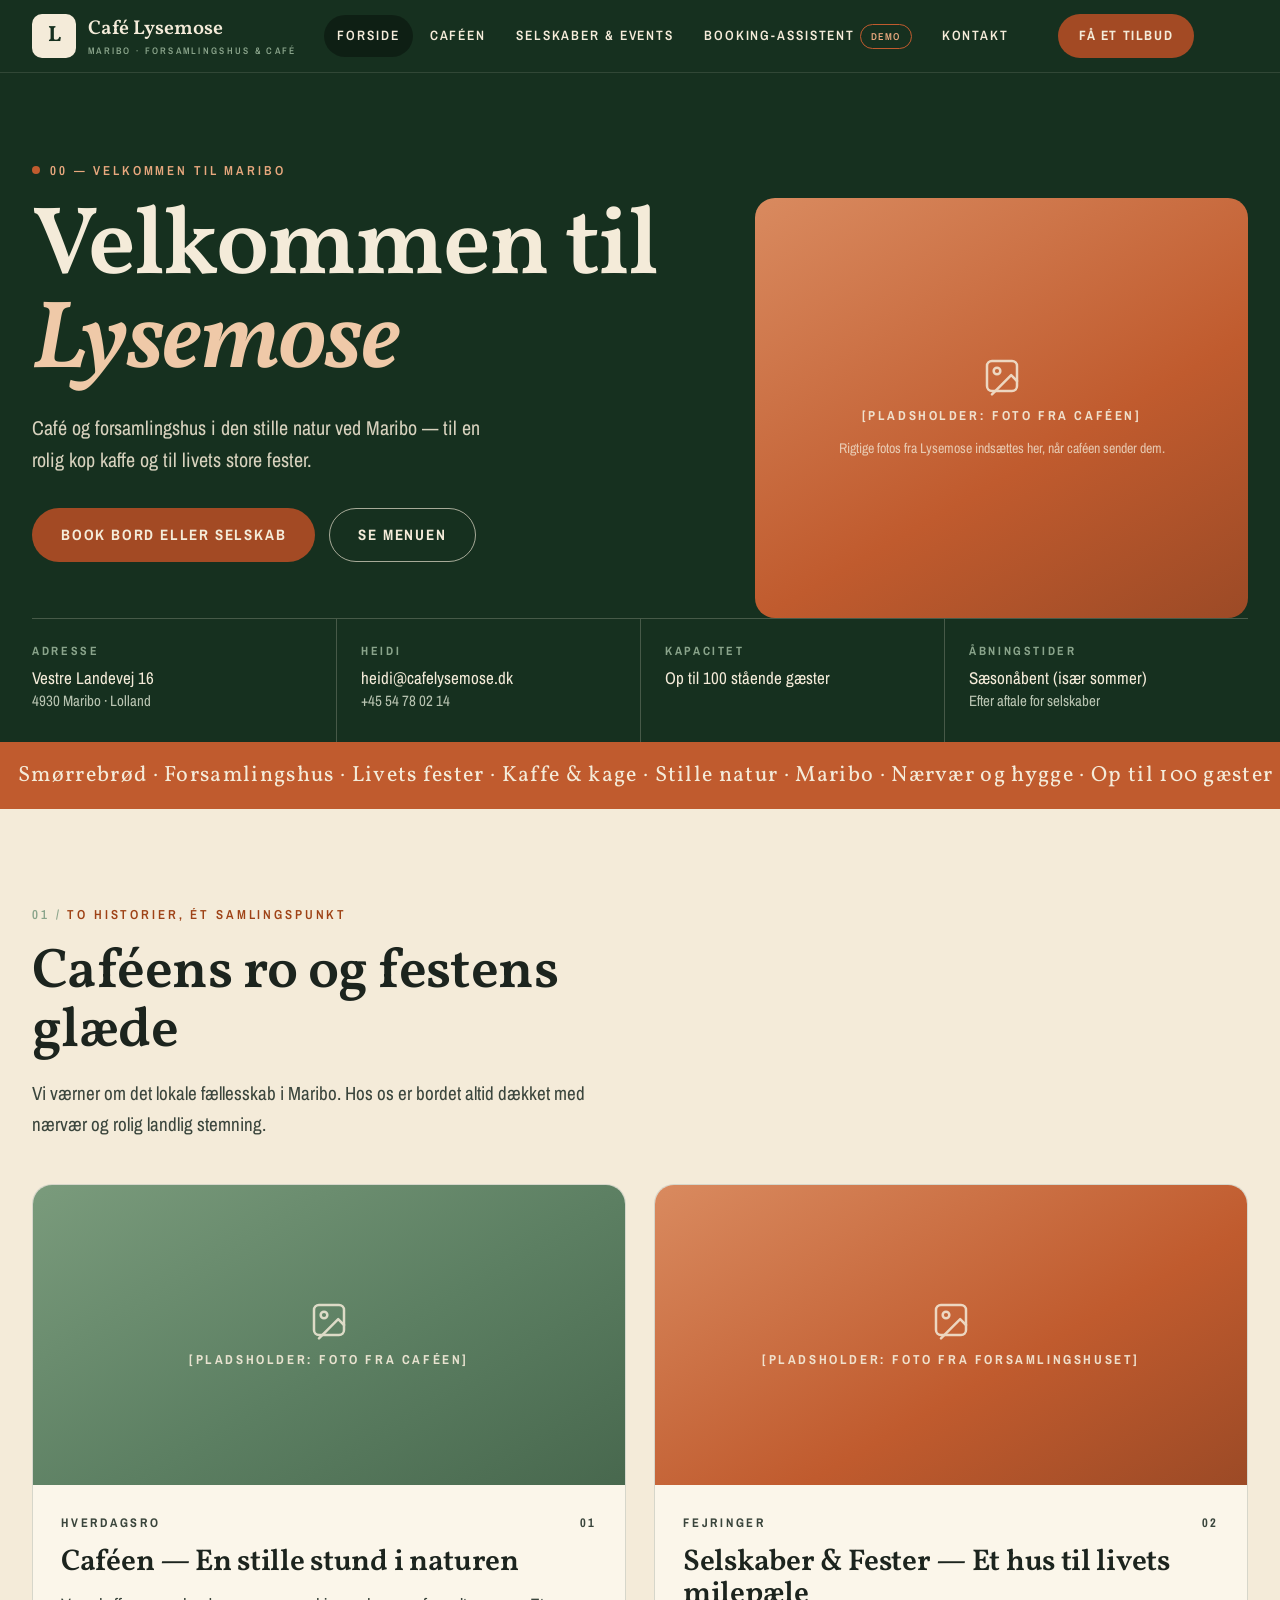
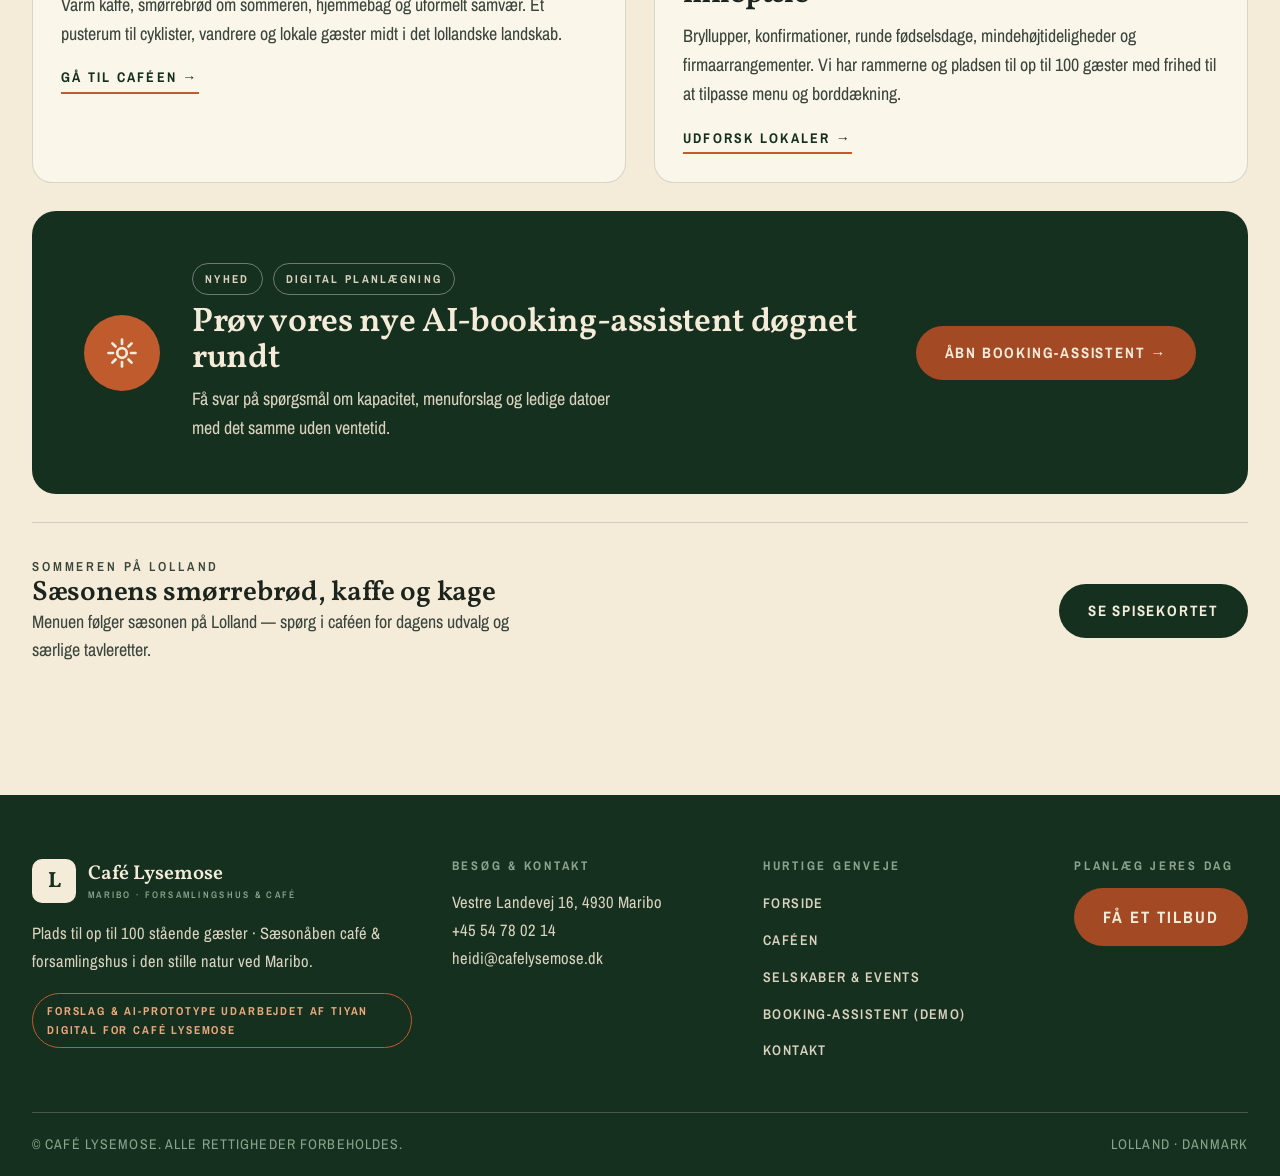
<file: index.html>
<!DOCTYPE html>
<html lang="da">
<head>
<meta charset="utf-8">
<meta name="viewport" content="width=device-width, initial-scale=1">
<title>Café Lysemose — Café &amp; forsamlingshus i Maribo | Forside</title>
<meta name="description" content="Café Lysemose i Maribo på Lolland — café og forsamlingshus i den stille natur. Smørrebrød, kaffe og kage om sommeren og plads til livets store fester.">
<meta property="og:title" content="Café Lysemose — Café &amp; forsamlingshus i Maribo">
<meta property="og:description" content="Café og forsamlingshus i den stille natur ved Maribo — til en rolig kop kaffe og til livets store fester.">
<link rel="stylesheet" href="style.css">
</head>
<body>
<header class="site-nav">
  <div class="nav-inner">
    <a class="brand" href="index.html"><span class="brand-mark" aria-hidden="true">L</span><span><span class="brand-name">Café Lysemose</span><span class="brand-sub">Maribo · Forsamlingshus &amp; Café</span></span></a>
    <button class="nav-toggle" type="button" aria-expanded="false" aria-label="Åbn menu"><svg viewBox="0 0 24 24" fill="none" stroke="currentColor" stroke-width="2" stroke-linecap="round" aria-hidden="true"><path d="M4 7h16M4 12h16M4 17h16"/></svg></button>
    <nav aria-label="Hovedmenu">
      <ul class="nav-links">
        <li><a href="index.html" aria-current="page">Forside</a></li>
        <li><a href="cafeen.html">Caféen</a></li>
        <li><a href="selskaber.html">Selskaber &amp; Events</a></li>
        <li><a href="booking-assistent.html">Booking-assistent <span class="demo-chip">Demo</span></a></li>
        <li><a href="kontakt.html">Kontakt</a></li>
      </ul>
    </nav>
    <a class="btn btn-primary nav-cta" href="kontakt.html">Få et tilbud</a>
  </div>
</header>

<main>
  <section class="hero">
    <div class="wrap">
      <div class="hero-grid">
        <div>
          <p class="eyebrow on-dark">00 — Velkommen til Maribo</p>
          <h1>Velkommen til <em>Lysemose</em></h1>
          <p class="hero-sub">Café og forsamlingshus i den stille natur ved Maribo — til en rolig kop kaffe og til livets store fester.</p>
          <div class="hero-ctas">
            <a class="btn btn-primary" href="booking-assistent.html">Book bord eller selskab</a>
            <a class="btn btn-ghost" href="cafeen.html">Se menuen</a>
          </div>
        </div>
        <div class="ph warm tall hero-visual" role="img" aria-label="Pladsholder for foto fra caféen">
          <svg viewBox="0 0 24 24" fill="none" stroke="currentColor" stroke-width="1.5" stroke-linecap="round" stroke-linejoin="round" aria-hidden="true"><rect x="3" y="3" width="18" height="18" rx="3"/><circle cx="9" cy="9" r="2"/><path d="m21 15-3.5-3.5L6 23"/></svg>
          <span class="ph-label">[Pladsholder: foto fra caféen]</span>
          <span class="ph-note">Rigtige fotos fra Lysemose indsættes her, når caféen sender dem.</span>
        </div>
      </div>
      <div class="info-strip">
        <div><h3>Adresse</h3><p>Vestre Landevej 16<small>4930 Maribo · Lolland</small></p></div>
        <div><h3>Heidi</h3><p>heidi@cafelysemose.dk<small>+45 54 78 02 14</small></p></div>
        <div><h3>Kapacitet</h3><p>Op til 100 stående gæster</p></div>
        <div><h3>Åbningstider</h3><p>Sæsonåbent (især sommer)<small>Efter aftale for selskaber</small></p></div>
      </div>
    </div>
  </section>

  <div class="marquee" aria-hidden="true"><div class="marquee-track"><span>Smørrebrød · Forsamlingshus · Livets fester · Kaffe &amp; kage · Stille natur · Maribo · Nærvær og hygge · Op til 100 gæster ·&nbsp;</span><span>Smørrebrød · Forsamlingshus · Livets fester · Kaffe &amp; kage · Stille natur · Maribo · Nærvær og hygge · Op til 100 gæster ·&nbsp;</span></div></div>

  <section class="section section-cream">
    <div class="wrap">
      <p class="sec-label"><span class="num">01 /</span> To historier, ét samlingspunkt</p>
      <h2 class="big">Caféens ro og festens glæde</h2>
      <p class="lede">Vi værner om det lokale fællesskab i Maribo. Hos os er bordet altid dækket med nærvær og rolig landlig stemning.</p>
      <div class="story-grid">
        <article class="story-card reveal">
          <div class="ph med" role="img" aria-label="Pladsholder for foto fra caféen">
            <svg viewBox="0 0 24 24" fill="none" stroke="currentColor" stroke-width="1.5" stroke-linecap="round" stroke-linejoin="round" aria-hidden="true"><rect x="3" y="3" width="18" height="18" rx="3"/><circle cx="9" cy="9" r="2"/><path d="m21 15-3.5-3.5L6 23"/></svg>
            <span class="ph-label">[Pladsholder: foto fra caféen]</span>
          </div>
          <div class="story-body">
            <p class="story-kicker"><span>Hverdagsro</span><span>01</span></p>
            <h3>Caféen — En stille stund i naturen</h3>
            <p>Varm kaffe, smørrebrød om sommeren, hjemmebag og uformelt samvær. Et pusterum til cyklister, vandrere og lokale gæster midt i det lollandske landskab.</p>
            <a class="text-link" href="cafeen.html">Gå til caféen →</a>
          </div>
        </article>
        <article class="story-card reveal">
          <div class="ph warm med" role="img" aria-label="Pladsholder for foto fra forsamlingshuset">
            <svg viewBox="0 0 24 24" fill="none" stroke="currentColor" stroke-width="1.5" stroke-linecap="round" stroke-linejoin="round" aria-hidden="true"><rect x="3" y="3" width="18" height="18" rx="3"/><circle cx="9" cy="9" r="2"/><path d="m21 15-3.5-3.5L6 23"/></svg>
            <span class="ph-label">[Pladsholder: foto fra forsamlingshuset]</span>
          </div>
          <div class="story-body">
            <p class="story-kicker"><span>Fejringer</span><span>02</span></p>
            <h3>Selskaber &amp; Fester — Et hus til livets milepæle</h3>
            <p>Bryllupper, konfirmationer, runde fødselsdage, mindehøjtideligheder og firmaarrangementer. Vi har rammerne og pladsen til op til 100 gæster med frihed til at tilpasse menu og borddækning.</p>
            <a class="text-link" href="selskaber.html">Udforsk lokaler →</a>
          </div>
        </article>
      </div>

      <div class="ai-banner reveal">
        <div class="ai-icon" aria-hidden="true"><svg viewBox="0 0 24 24" fill="none" stroke="currentColor" stroke-width="1.8" stroke-linecap="round" stroke-linejoin="round"><path d="M12 3v3M12 18v3M3 12h3M18 12h3M5.6 5.6l2.1 2.1M16.3 16.3l2.1 2.1M18.4 5.6l-2.1 2.1M7.7 16.3l-2.1 2.1"/><circle cx="12" cy="12" r="3.2"/></svg></div>
        <div>
          <p class="ai-tags"><span class="tag">Nyhed</span><span class="tag">Digital planlægning</span></p>
          <h3>Prøv vores nye AI-booking-assistent døgnet rundt</h3>
          <p>Få svar på spørgsmål om kapacitet, menuforslag og ledige datoer med det samme uden ventetid.</p>
        </div>
        <a class="btn btn-primary" href="booking-assistent.html">Åbn booking-assistent →</a>
      </div>

      <div class="season-band reveal">
        <div>
          <p class="sec-label">Sommeren på Lolland</p>
          <h3>Sæsonens smørrebrød, kaffe og kage</h3>
          <p>Menuen følger sæsonen på Lolland — spørg i caféen for dagens udvalg og særlige tavleretter.</p>
        </div>
        <a class="btn btn-dark" href="cafeen.html">Se spisekortet</a>
      </div>
    </div>
  </section>
</main>

<footer class="site-footer">
  <div class="wrap">
    <div class="foot-grid">
      <div>
        <a class="brand" href="index.html"><span class="brand-mark" aria-hidden="true">L</span><span><span class="brand-name">Café Lysemose</span><span class="brand-sub">Maribo · Forsamlingshus &amp; Café</span></span></a>
        <p style="margin-top:16px">Plads til op til 100 stående gæster · Sæsonåben café &amp; forsamlingshus i den stille natur ved Maribo.</p>
        <span class="foot-chip">Forslag &amp; AI-prototype udarbejdet af Tiyan Digital for Café Lysemose</span>
      </div>
      <div>
        <h3>Besøg &amp; kontakt</h3>
        <p>Vestre Landevej 16, 4930 Maribo<br><a href="tel:+4554780214">+45 54 78 02 14</a><br><a href="mailto:heidi@cafelysemose.dk">heidi@cafelysemose.dk</a></p>
      </div>
      <div>
        <h3>Hurtige genveje</h3>
        <ul class="foot-links">
          <li><a href="index.html">Forside</a></li>
          <li><a href="cafeen.html">Caféen</a></li>
          <li><a href="selskaber.html">Selskaber &amp; Events</a></li>
          <li><a href="booking-assistent.html">Booking-assistent (Demo)</a></li>
          <li><a href="kontakt.html">Kontakt</a></li>
        </ul>
      </div>
      <div>
        <h3>Planlæg jeres dag</h3>
        <a class="btn btn-primary" href="kontakt.html">Få et tilbud</a>
      </div>
    </div>
    <div class="foot-bottom"><span>© Café Lysemose. Alle rettigheder forbeholdes.</span><span>Lolland · Danmark</span></div>
  </div>
</footer>
<script src="app.js"></script>
</body>
</html>
</file>
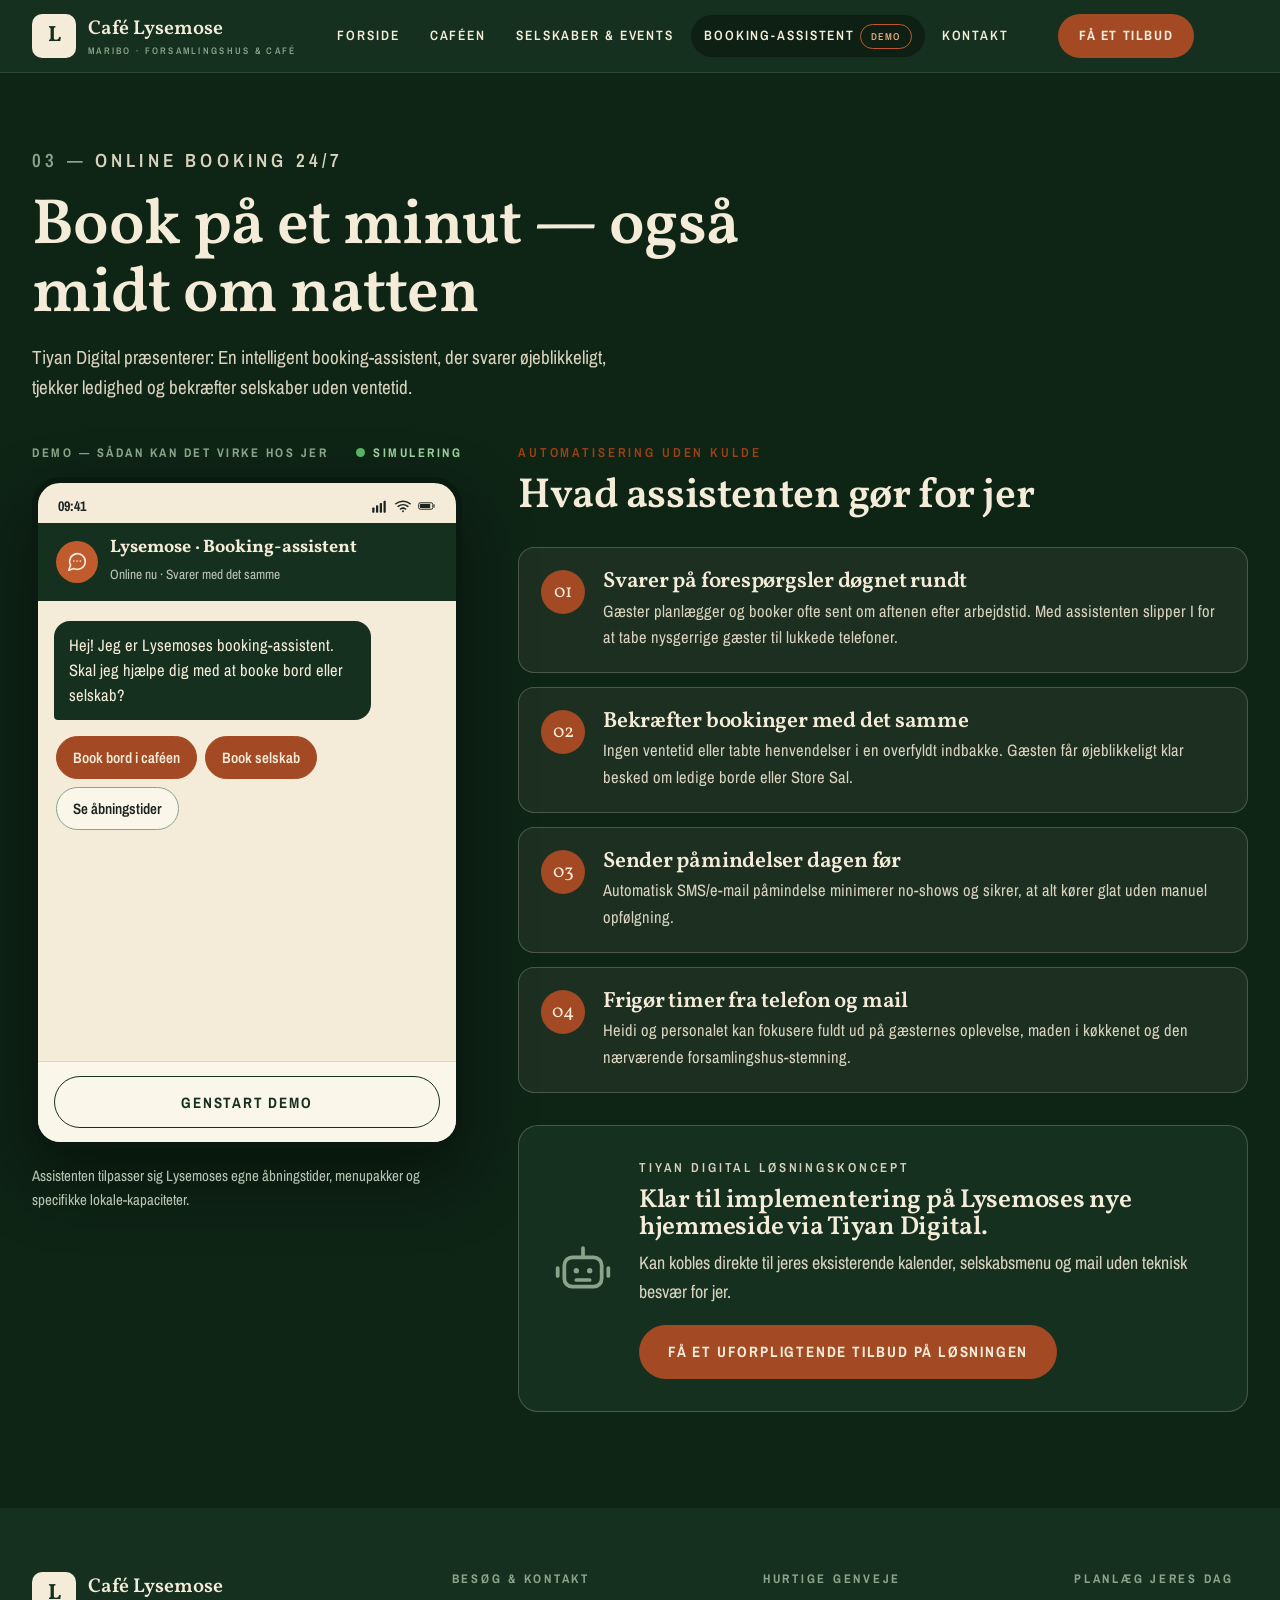
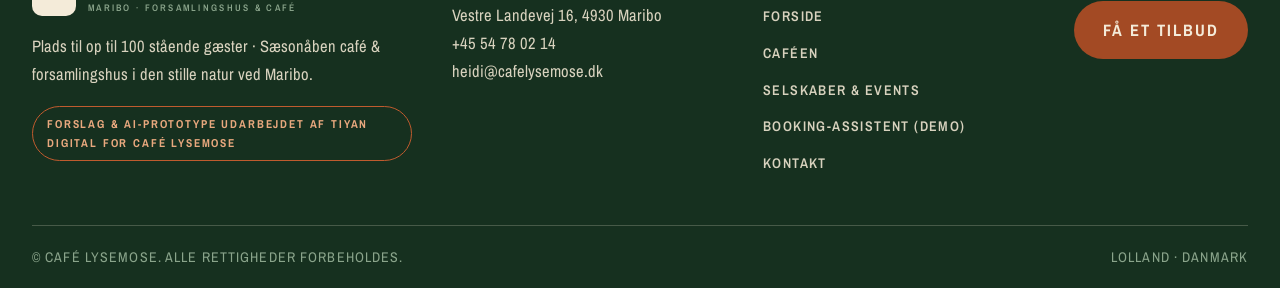
<file: booking-assistent.html>
<!DOCTYPE html>
<html lang="da">
<head>
<meta charset="utf-8">
<meta name="viewport" content="width=device-width, initial-scale=1">
<title>Booking-assistent (Demo) — Café Lysemose, Maribo</title>
<meta name="description" content="Prøv Café Lysemoses AI-booking-assistent: book bord eller selskab, få bekræftelse med det samme og en påmindelse dagen før. Demo fra Tiyan Digital.">
<meta property="og:title" content="Booking-assistent (Demo) — Café Lysemose, Maribo">
<link rel="stylesheet" href="style.css">
</head>
<body class="booking-page">
<header class="site-nav">
  <div class="nav-inner">
    <a class="brand" href="index.html"><span class="brand-mark" aria-hidden="true">L</span><span><span class="brand-name">Café Lysemose</span><span class="brand-sub">Maribo · Forsamlingshus &amp; Café</span></span></a>
    <button class="nav-toggle" type="button" aria-expanded="false" aria-label="Åbn menu"><svg viewBox="0 0 24 24" fill="none" stroke="currentColor" stroke-width="2" stroke-linecap="round" aria-hidden="true"><path d="M4 7h16M4 12h16M4 17h16"/></svg></button>
    <nav aria-label="Hovedmenu">
      <ul class="nav-links">
        <li><a href="index.html">Forside</a></li>
        <li><a href="cafeen.html">Caféen</a></li>
        <li><a href="selskaber.html">Selskaber &amp; Events</a></li>
        <li><a href="booking-assistent.html" aria-current="page">Booking-assistent <span class="demo-chip">Demo</span></a></li>
        <li><a href="kontakt.html">Kontakt</a></li>
      </ul>
    </nav>
    <a class="btn btn-primary nav-cta" href="kontakt.html">Få et tilbud</a>
  </div>
</header>

<main>
  <section class="booking-hero">
    <div class="wrap">
      <p class="sec-label"><span class="num">03 —</span> Online booking 24/7</p>
      <h1>Book på et minut — også midt om natten</h1>
      <p>Tiyan Digital præsenterer: En intelligent booking-assistent, der svarer øjeblikkeligt, tjekker ledighed og bekræfter selskaber uden ventetid.</p>
    </div>
  </section>

  <section>
    <div class="wrap">
      <div class="booking-grid">
        <div>
          <p class="phone-label"><span>Demo — sådan kan det virke hos jer</span><span class="live"><span class="dot" aria-hidden="true"></span>Simulering</span></p>
          <div class="phone" role="region" aria-label="Demo af booking-assistenten">
            <div class="phone-status" aria-hidden="true">
              <span>09:41</span>
              <span class="icons">
                <svg viewBox="0 0 24 24" fill="currentColor"><rect x="3" y="14" width="3" height="7" rx="1"/><rect x="8" y="11" width="3" height="10" rx="1"/><rect x="13" y="8" width="3" height="13" rx="1"/><rect x="18" y="5" width="3" height="16" rx="1"/></svg>
                <svg viewBox="0 0 24 24" fill="none" stroke="currentColor" stroke-width="2" stroke-linecap="round"><path d="M2.5 9a15 15 0 0 1 19 0M5.5 12.5a10.5 10.5 0 0 1 13 0M8.6 16a6 6 0 0 1 6.8 0"/><circle cx="12" cy="19" r="1.2" fill="currentColor" stroke="none"/></svg>
                <svg viewBox="0 0 28 12" fill="none" stroke="currentColor" stroke-width="1.5"><rect x="1" y="1" width="22" height="10" rx="2.5"/><rect x="3" y="3" width="16" height="6" rx="1" fill="currentColor" stroke="none"/><path d="M25 4v4" stroke-linecap="round"/></svg>
              </span>
            </div>
            <div class="phone-head">
              <span class="avatar" aria-hidden="true"><svg viewBox="0 0 24 24" fill="none" stroke="currentColor" stroke-width="1.8" stroke-linecap="round" stroke-linejoin="round"><path d="M21 11.5a8.5 8.5 0 0 1-12.4 7.5L3 21l2-5.6A8.5 8.5 0 1 1 21 11.5z"/><path d="M8.5 11h.01M12 11h.01M15.5 11h.01"/></svg></span>
              <div><b>Lysemose · Booking-assistent</b><span>Online nu · Svarer med det samme</span></div>
            </div>
            <div class="chat" id="chat-log" aria-live="polite"></div>
            <div class="chat-foot">
              <button class="btn btn-ghost-dark" type="button" id="chat-restart">Genstart demo</button>
            </div>
          </div>
          <p class="chat-caption">Assistenten tilpasser sig Lysemoses egne åbningstider, menupakker og specifikke lokale-kapaciteter.</p>
        </div>

        <div class="benefits">
          <p class="sec-label">Automatisering uden kulde</p>
          <h2>Hvad assistenten gør for jer</h2>
          <article class="benefit reveal">
            <span class="num" aria-hidden="true">01</span>
            <div><h3>Svarer på forespørgsler døgnet rundt</h3><p>Gæster planlægger og booker ofte sent om aftenen efter arbejdstid. Med assistenten slipper I for at tabe nysgerrige gæster til lukkede telefoner.</p></div>
          </article>
          <article class="benefit reveal">
            <span class="num" aria-hidden="true">02</span>
            <div><h3>Bekræfter bookinger med det samme</h3><p>Ingen ventetid eller tabte henvendelser i en overfyldt indbakke. Gæsten får øjeblikkeligt klar besked om ledige borde eller Store Sal.</p></div>
          </article>
          <article class="benefit reveal">
            <span class="num" aria-hidden="true">03</span>
            <div><h3>Sender påmindelser dagen før</h3><p>Automatisk SMS/e-mail påmindelse minimerer no-shows og sikrer, at alt kører glat uden manuel opfølgning.</p></div>
          </article>
          <article class="benefit reveal">
            <span class="num" aria-hidden="true">04</span>
            <div><h3>Frigør timer fra telefon og mail</h3><p>Heidi og personalet kan fokusere fuldt ud på gæsternes oplevelse, maden i køkkenet og den nærværende forsamlingshus-stemning.</p></div>
          </article>

          <div class="concept-box reveal">
            <div class="robot" aria-hidden="true"><svg viewBox="0 0 24 24" fill="none" stroke="currentColor" stroke-width="1.4" stroke-linecap="round" stroke-linejoin="round"><rect x="5" y="8" width="14" height="11" rx="3"/><path d="M12 8V4.5M12 4.5h.01"/><circle cx="9.5" cy="13" r="1" fill="currentColor" stroke="none"/><circle cx="14.5" cy="13" r="1" fill="currentColor" stroke="none"/><path d="M9.5 16.5h5M2.5 12v3M21.5 12v3"/></svg></div>
            <div>
              <p class="sec-label">Tiyan Digital løsningskoncept</p>
              <h4>Klar til implementering på Lysemoses nye hjemmeside via Tiyan Digital.</h4>
              <p>Kan kobles direkte til jeres eksisterende kalender, selskabsmenu og mail uden teknisk besvær for jer.</p>
              <a class="btn btn-primary" href="kontakt.html" style="margin-top:18px">Få et uforpligtende tilbud på løsningen</a>
            </div>
          </div>
        </div>
      </div>
    </div>
  </section>
</main>

<footer class="site-footer">
  <div class="wrap">
    <div class="foot-grid">
      <div>
        <a class="brand" href="index.html"><span class="brand-mark" aria-hidden="true">L</span><span><span class="brand-name">Café Lysemose</span><span class="brand-sub">Maribo · Forsamlingshus &amp; Café</span></span></a>
        <p style="margin-top:16px">Plads til op til 100 stående gæster · Sæsonåben café &amp; forsamlingshus i den stille natur ved Maribo.</p>
        <span class="foot-chip">Forslag &amp; AI-prototype udarbejdet af Tiyan Digital for Café Lysemose</span>
      </div>
      <div>
        <h3>Besøg &amp; kontakt</h3>
        <p>Vestre Landevej 16, 4930 Maribo<br><a href="tel:+4554780214">+45 54 78 02 14</a><br><a href="mailto:heidi@cafelysemose.dk">heidi@cafelysemose.dk</a></p>
      </div>
      <div>
        <h3>Hurtige genveje</h3>
        <ul class="foot-links">
          <li><a href="index.html">Forside</a></li>
          <li><a href="cafeen.html">Caféen</a></li>
          <li><a href="selskaber.html">Selskaber &amp; Events</a></li>
          <li><a href="booking-assistent.html">Booking-assistent (Demo)</a></li>
          <li><a href="kontakt.html">Kontakt</a></li>
        </ul>
      </div>
      <div>
        <h3>Planlæg jeres dag</h3>
        <a class="btn btn-primary" href="kontakt.html">Få et tilbud</a>
      </div>
    </div>
    <div class="foot-bottom"><span>© Café Lysemose. Alle rettigheder forbeholdes.</span><span>Lolland · Danmark</span></div>
  </div>
</footer>
<script src="app.js"></script>
</body>
</html>
</file>
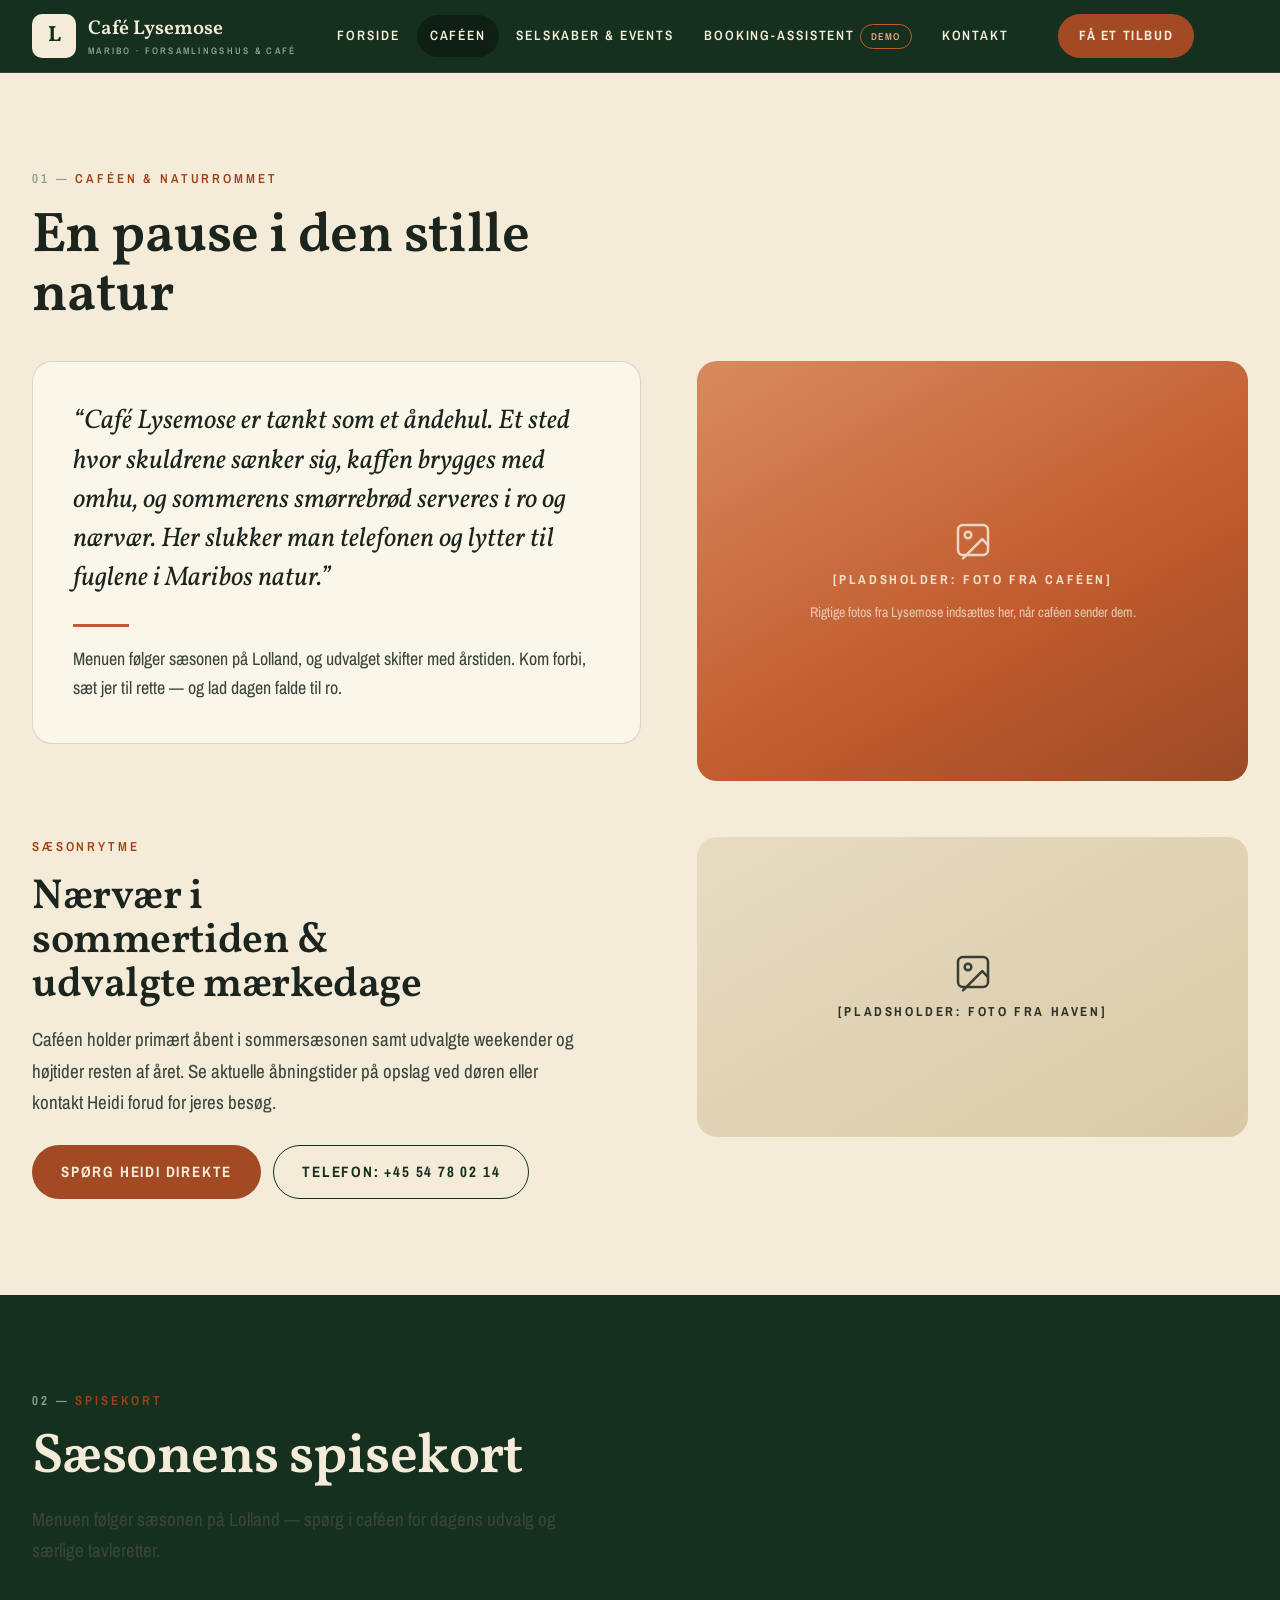
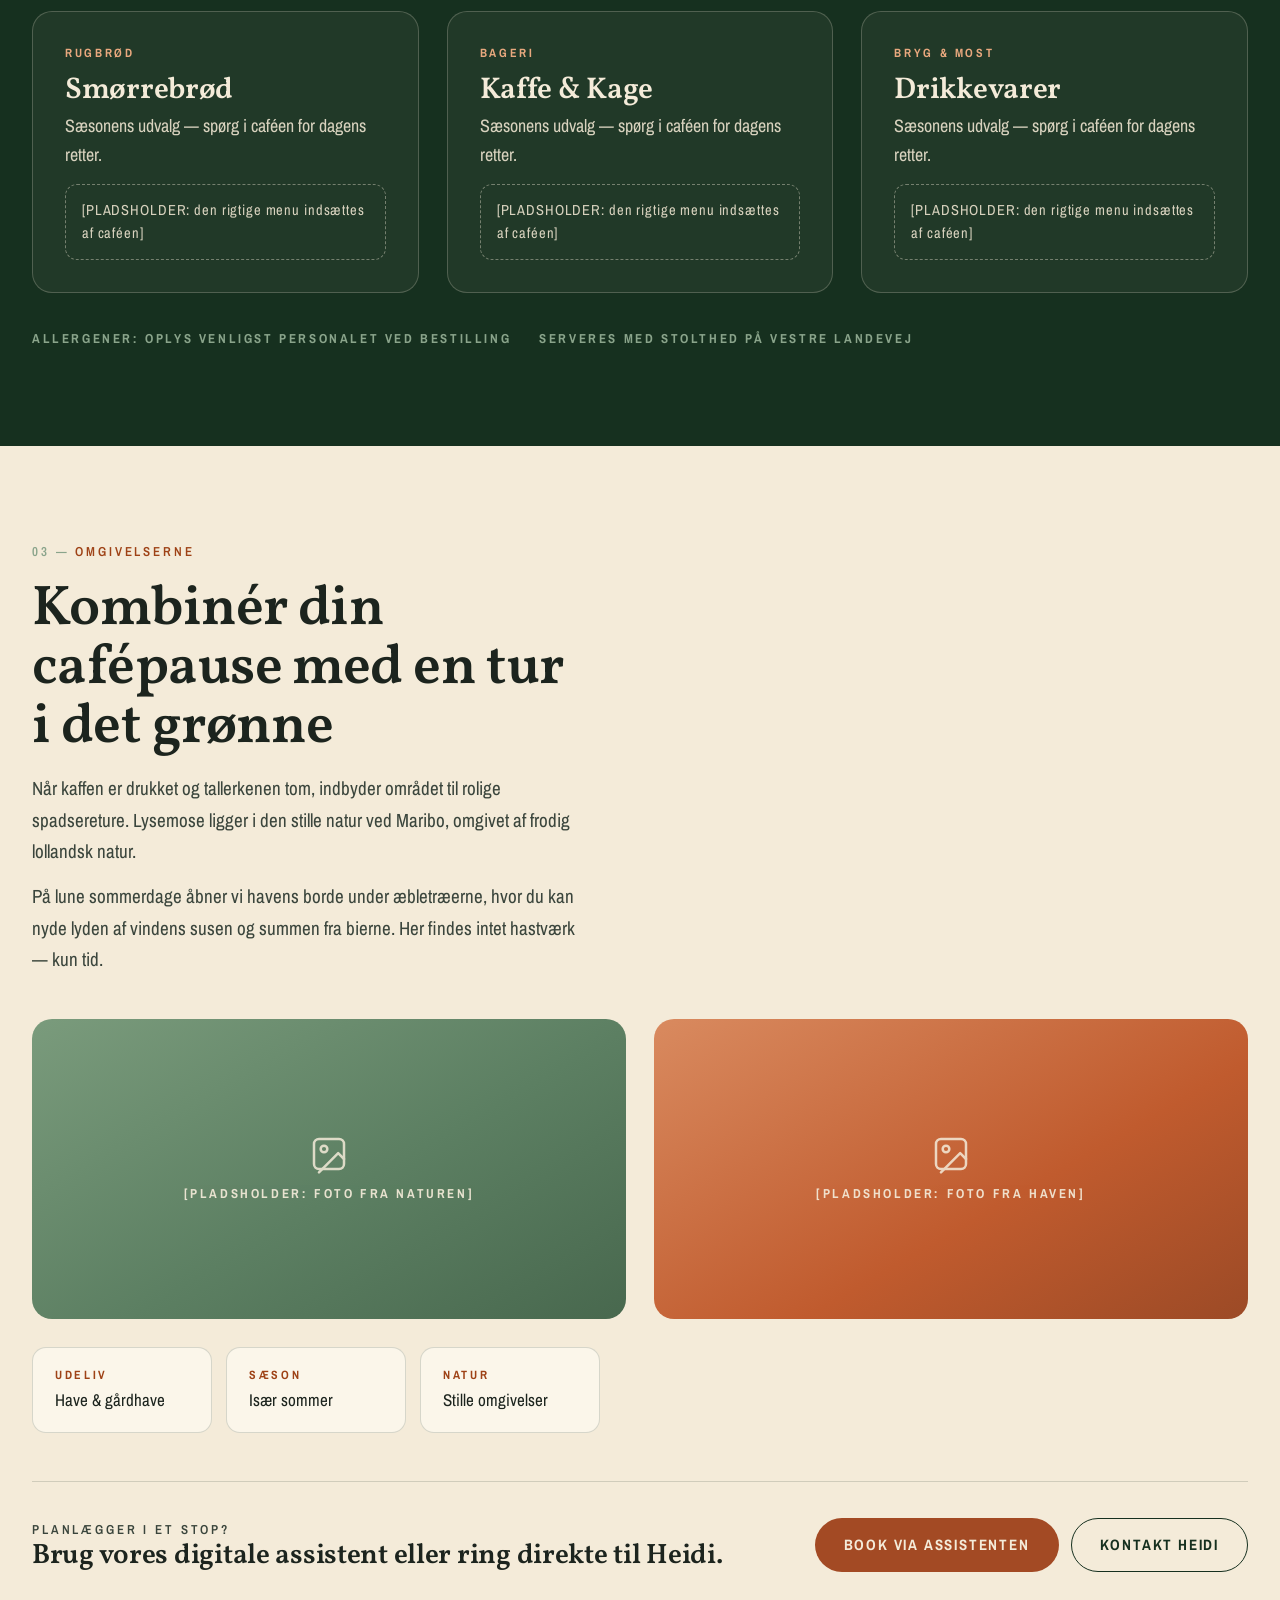
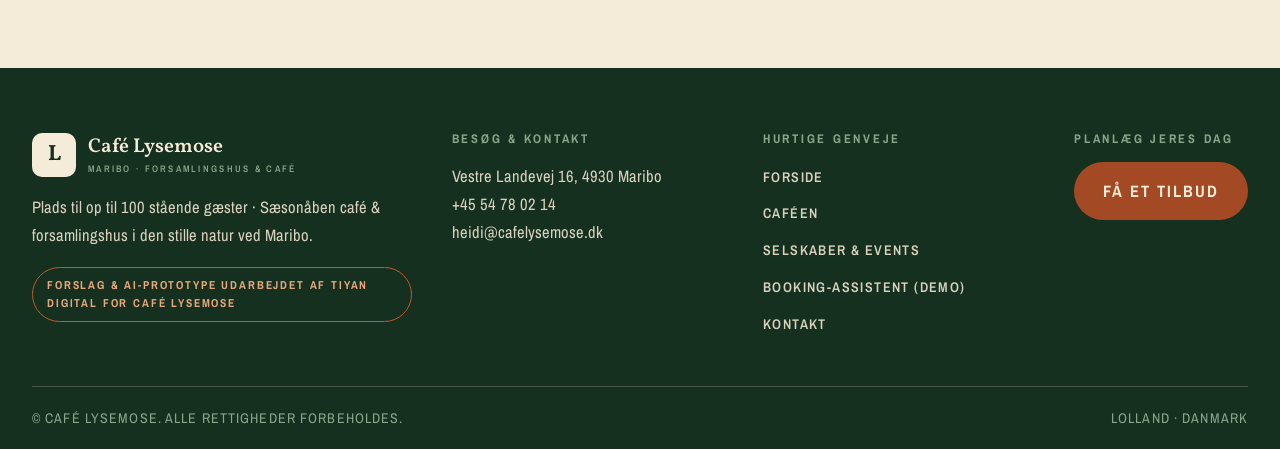
<file: cafeen.html>
<!DOCTYPE html>
<html lang="da">
<head>
<meta charset="utf-8">
<meta name="viewport" content="width=device-width, initial-scale=1">
<title>Caféen — Café Lysemose, Maribo</title>
<meta name="description" content="Café Lysemose i Maribo: smørrebrød, kaffe og kage i den stille natur. Menuen følger sæsonen på Lolland — spørg i caféen for dagens udvalg.">
<meta property="og:title" content="Caféen — Café Lysemose, Maribo">
<link rel="stylesheet" href="style.css">
</head>
<body>
<header class="site-nav">
  <div class="nav-inner">
    <a class="brand" href="index.html"><span class="brand-mark" aria-hidden="true">L</span><span><span class="brand-name">Café Lysemose</span><span class="brand-sub">Maribo · Forsamlingshus &amp; Café</span></span></a>
    <button class="nav-toggle" type="button" aria-expanded="false" aria-label="Åbn menu"><svg viewBox="0 0 24 24" fill="none" stroke="currentColor" stroke-width="2" stroke-linecap="round" aria-hidden="true"><path d="M4 7h16M4 12h16M4 17h16"/></svg></button>
    <nav aria-label="Hovedmenu">
      <ul class="nav-links">
        <li><a href="index.html">Forside</a></li>
        <li><a href="cafeen.html" aria-current="page">Caféen</a></li>
        <li><a href="selskaber.html">Selskaber &amp; Events</a></li>
        <li><a href="booking-assistent.html">Booking-assistent <span class="demo-chip">Demo</span></a></li>
        <li><a href="kontakt.html">Kontakt</a></li>
      </ul>
    </nav>
    <a class="btn btn-primary nav-cta" href="kontakt.html">Få et tilbud</a>
  </div>
</header>

<main>
  <section class="section section-cream">
    <div class="wrap">
      <p class="sec-label"><span class="num">01 —</span> Caféen &amp; naturrommet</p>
      <h2 class="big">En pause i den stille natur</h2>
      <div class="split" style="margin-top:36px">
        <div class="letter-card reveal">
          <blockquote>“Café Lysemose er tænkt som et åndehul. Et sted hvor skuldrene sænker sig, kaffen brygges med omhu, og sommerens smørrebrød serveres i ro og nærvær. Her slukker man telefonen og lytter til fuglene i Maribos natur.”</blockquote>
          <div class="rule" aria-hidden="true"></div>
          <p>Menuen følger sæsonen på Lolland, og udvalget skifter med årstiden. Kom forbi, sæt jer til rette — og lad dagen falde til ro.</p>
        </div>
        <div class="ph warm tall reveal" role="img" aria-label="Pladsholder for foto fra caféens have">
          <svg viewBox="0 0 24 24" fill="none" stroke="currentColor" stroke-width="1.5" stroke-linecap="round" stroke-linejoin="round" aria-hidden="true"><rect x="3" y="3" width="18" height="18" rx="3"/><circle cx="9" cy="9" r="2"/><path d="m21 15-3.5-3.5L6 23"/></svg>
          <span class="ph-label">[Pladsholder: foto fra caféen]</span>
          <span class="ph-note">Rigtige fotos fra Lysemose indsættes her, når caféen sender dem.</span>
        </div>
      </div>

      <div class="split" style="margin-top:56px">
        <div class="reveal">
          <p class="sec-label">Sæsonrytme</p>
          <h2 class="big" style="font-size:clamp(30px,3.4vw,42px)">Nærvær i sommertiden &amp; udvalgte mærkedage</h2>
          <p class="lede">Caféen holder primært åbent i sommersæsonen samt udvalgte weekender og højtider resten af året. Se aktuelle åbningstider på opslag ved døren eller kontakt Heidi forud for jeres besøg.</p>
          <div class="cta-btns" style="margin-top:26px">
            <a class="btn btn-primary" href="kontakt.html">Spørg Heidi direkte</a>
            <a class="btn btn-ghost-dark" href="tel:+4554780214">Telefon: +45 54 78 02 14</a>
          </div>
        </div>
        <div class="ph pale med reveal" role="img" aria-label="Pladsholder for foto fra haven">
          <svg viewBox="0 0 24 24" fill="none" stroke="currentColor" stroke-width="1.5" stroke-linecap="round" stroke-linejoin="round" aria-hidden="true"><rect x="3" y="3" width="18" height="18" rx="3"/><circle cx="9" cy="9" r="2"/><path d="m21 15-3.5-3.5L6 23"/></svg>
          <span class="ph-label">[Pladsholder: foto fra haven]</span>
        </div>
      </div>
    </div>
  </section>

  <section class="section menu">
    <div class="wrap">
      <p class="sec-label"><span class="num">02 —</span> Spisekort</p>
      <h2 class="big" style="color:var(--cream)">Sæsonens spisekort</h2>
      <p class="lede">Menuen følger sæsonen på Lolland — spørg i caféen for dagens udvalg og særlige tavleretter.</p>
      <div class="menu-grid">
        <article class="menu-cat reveal">
          <p class="cat-tag">Rugbrød</p>
          <h3>Smørrebrød</h3>
          <p>Sæsonens udvalg — spørg i caféen for dagens retter.</p>
          <p class="menu-note">[PLADSHOLDER: den rigtige menu indsættes af caféen]</p>
        </article>
        <article class="menu-cat reveal">
          <p class="cat-tag">Bageri</p>
          <h3>Kaffe &amp; Kage</h3>
          <p>Sæsonens udvalg — spørg i caféen for dagens retter.</p>
          <p class="menu-note">[PLADSHOLDER: den rigtige menu indsættes af caféen]</p>
        </article>
        <article class="menu-cat reveal">
          <p class="cat-tag">Bryg &amp; most</p>
          <h3>Drikkevarer</h3>
          <p>Sæsonens udvalg — spørg i caféen for dagens retter.</p>
          <p class="menu-note">[PLADSHOLDER: den rigtige menu indsættes af caféen]</p>
        </article>
      </div>
      <div class="menu-foot"><span>Allergener: Oplys venligst personalet ved bestilling</span><span>Serveres med stolthed på Vestre Landevej</span></div>
    </div>
  </section>

  <section class="section section-cream">
    <div class="wrap">
      <p class="sec-label"><span class="num">03 —</span> Omgivelserne</p>
      <h2 class="big">Kombinér din cafépause med en tur i det grønne</h2>
      <p class="lede">Når kaffen er drukket og tallerkenen tom, indbyder området til rolige spadsereture. Lysemose ligger i den stille natur ved Maribo, omgivet af frodig lollandsk natur.</p>
      <p class="lede" style="margin-top:14px">På lune sommerdage åbner vi havens borde under æbletræerne, hvor du kan nyde lyden af vindens susen og summen fra bierne. Her findes intet hastværk — kun tid.</p>
      <div class="story-grid">
        <div class="ph med reveal" role="img" aria-label="Pladsholder for foto fra naturen omkring caféen">
          <svg viewBox="0 0 24 24" fill="none" stroke="currentColor" stroke-width="1.5" stroke-linecap="round" stroke-linejoin="round" aria-hidden="true"><rect x="3" y="3" width="18" height="18" rx="3"/><circle cx="9" cy="9" r="2"/><path d="m21 15-3.5-3.5L6 23"/></svg>
          <span class="ph-label">[Pladsholder: foto fra naturen]</span>
        </div>
        <div class="ph warm med reveal" role="img" aria-label="Pladsholder for foto fra haven bag huset">
          <svg viewBox="0 0 24 24" fill="none" stroke="currentColor" stroke-width="1.5" stroke-linecap="round" stroke-linejoin="round" aria-hidden="true"><rect x="3" y="3" width="18" height="18" rx="3"/><circle cx="9" cy="9" r="2"/><path d="m21 15-3.5-3.5L6 23"/></svg>
          <span class="ph-label">[Pladsholder: foto fra haven]</span>
        </div>
      </div>
      <div class="chips-row reveal">
        <div class="chip-info"><b>Udeliv</b><span>Have &amp; gårdhave</span></div>
        <div class="chip-info"><b>Sæson</b><span>Især sommer</span></div>
        <div class="chip-info"><b>Natur</b><span>Stille omgivelser</span></div>
      </div>
      <div class="cta-row reveal">
        <div>
          <p class="sec-label">Planlægger I et stop?</p>
          <h3>Brug vores digitale assistent eller ring direkte til Heidi.</h3>
        </div>
        <div class="cta-btns">
          <a class="btn btn-primary" href="booking-assistent.html">Book via assistenten</a>
          <a class="btn btn-ghost-dark" href="kontakt.html">Kontakt Heidi</a>
        </div>
      </div>
    </div>
  </section>
</main>

<footer class="site-footer">
  <div class="wrap">
    <div class="foot-grid">
      <div>
        <a class="brand" href="index.html"><span class="brand-mark" aria-hidden="true">L</span><span><span class="brand-name">Café Lysemose</span><span class="brand-sub">Maribo · Forsamlingshus &amp; Café</span></span></a>
        <p style="margin-top:16px">Plads til op til 100 stående gæster · Sæsonåben café &amp; forsamlingshus i den stille natur ved Maribo.</p>
        <span class="foot-chip">Forslag &amp; AI-prototype udarbejdet af Tiyan Digital for Café Lysemose</span>
      </div>
      <div>
        <h3>Besøg &amp; kontakt</h3>
        <p>Vestre Landevej 16, 4930 Maribo<br><a href="tel:+4554780214">+45 54 78 02 14</a><br><a href="mailto:heidi@cafelysemose.dk">heidi@cafelysemose.dk</a></p>
      </div>
      <div>
        <h3>Hurtige genveje</h3>
        <ul class="foot-links">
          <li><a href="index.html">Forside</a></li>
          <li><a href="cafeen.html">Caféen</a></li>
          <li><a href="selskaber.html">Selskaber &amp; Events</a></li>
          <li><a href="booking-assistent.html">Booking-assistent (Demo)</a></li>
          <li><a href="kontakt.html">Kontakt</a></li>
        </ul>
      </div>
      <div>
        <h3>Planlæg jeres dag</h3>
        <a class="btn btn-primary" href="kontakt.html">Få et tilbud</a>
      </div>
    </div>
    <div class="foot-bottom"><span>© Café Lysemose. Alle rettigheder forbeholdes.</span><span>Lolland · Danmark</span></div>
  </div>
</footer>
<script src="app.js"></script>
</body>
</html>
</file>
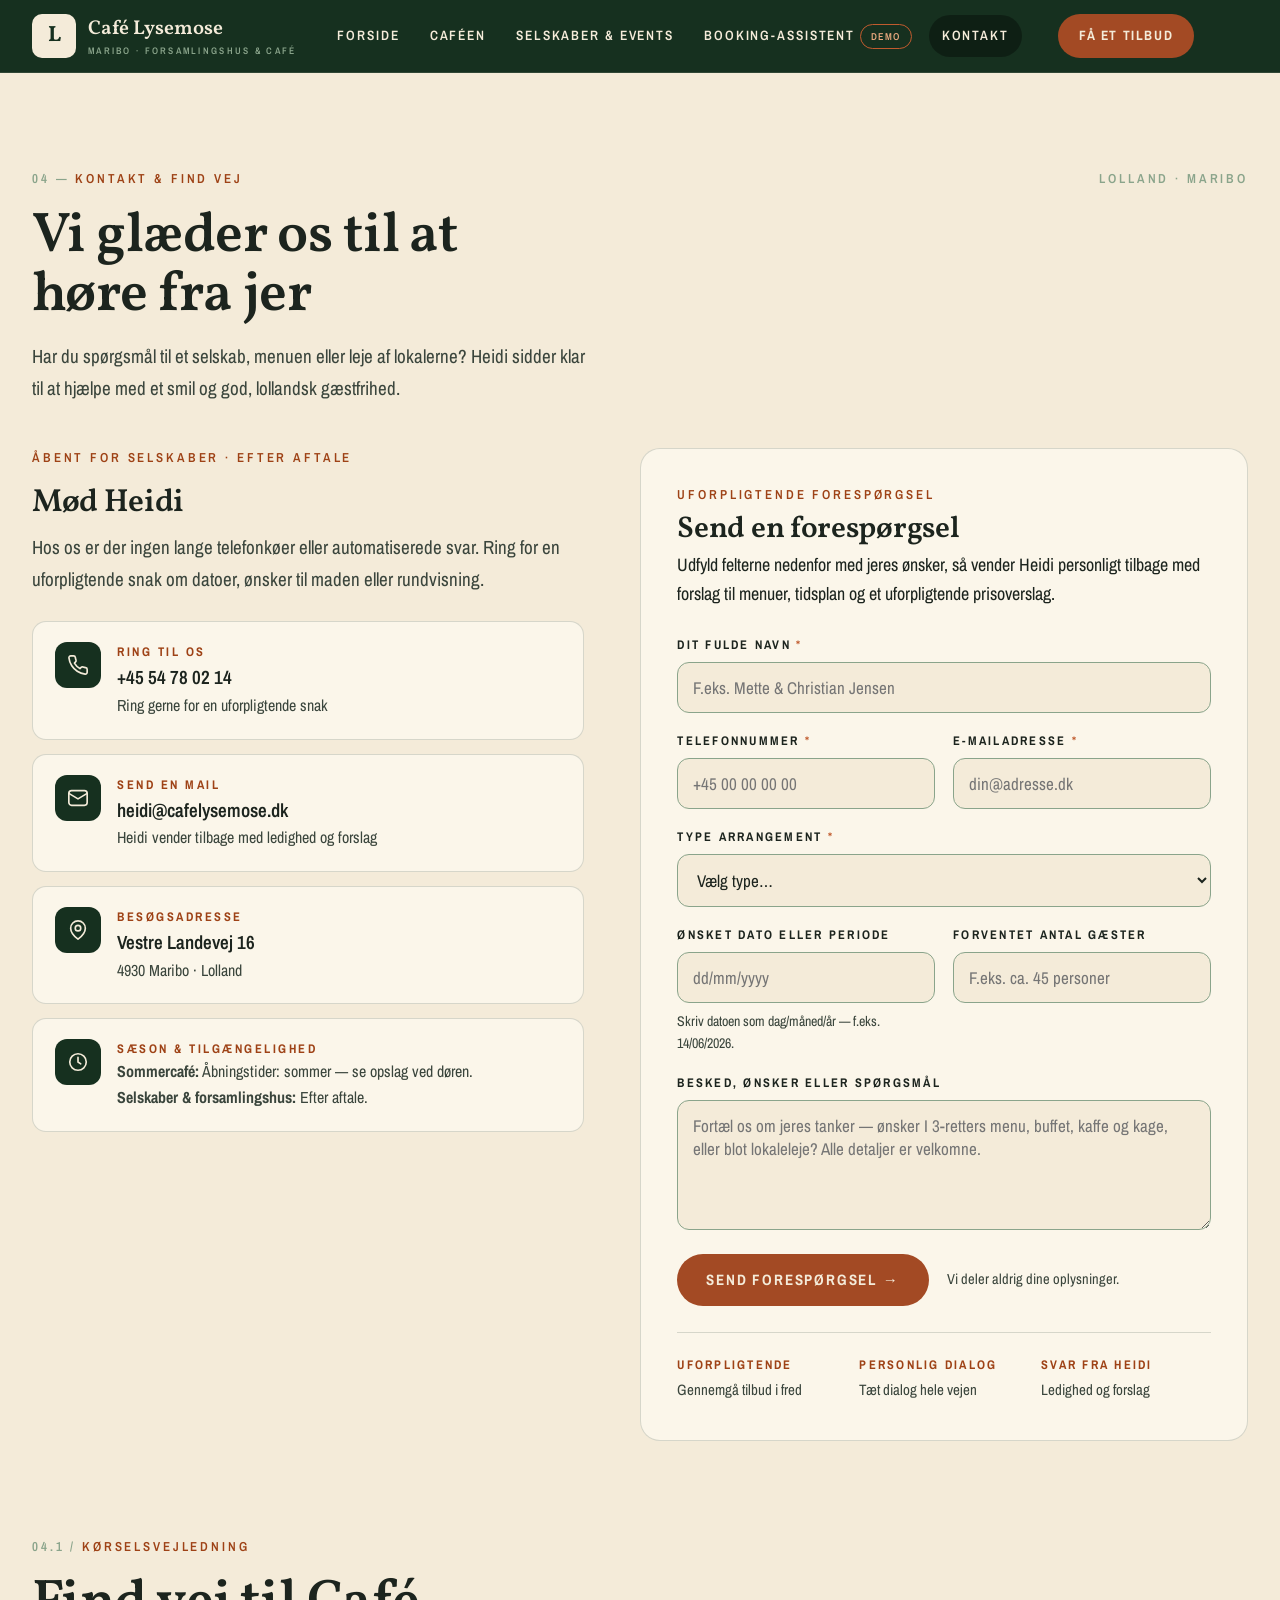
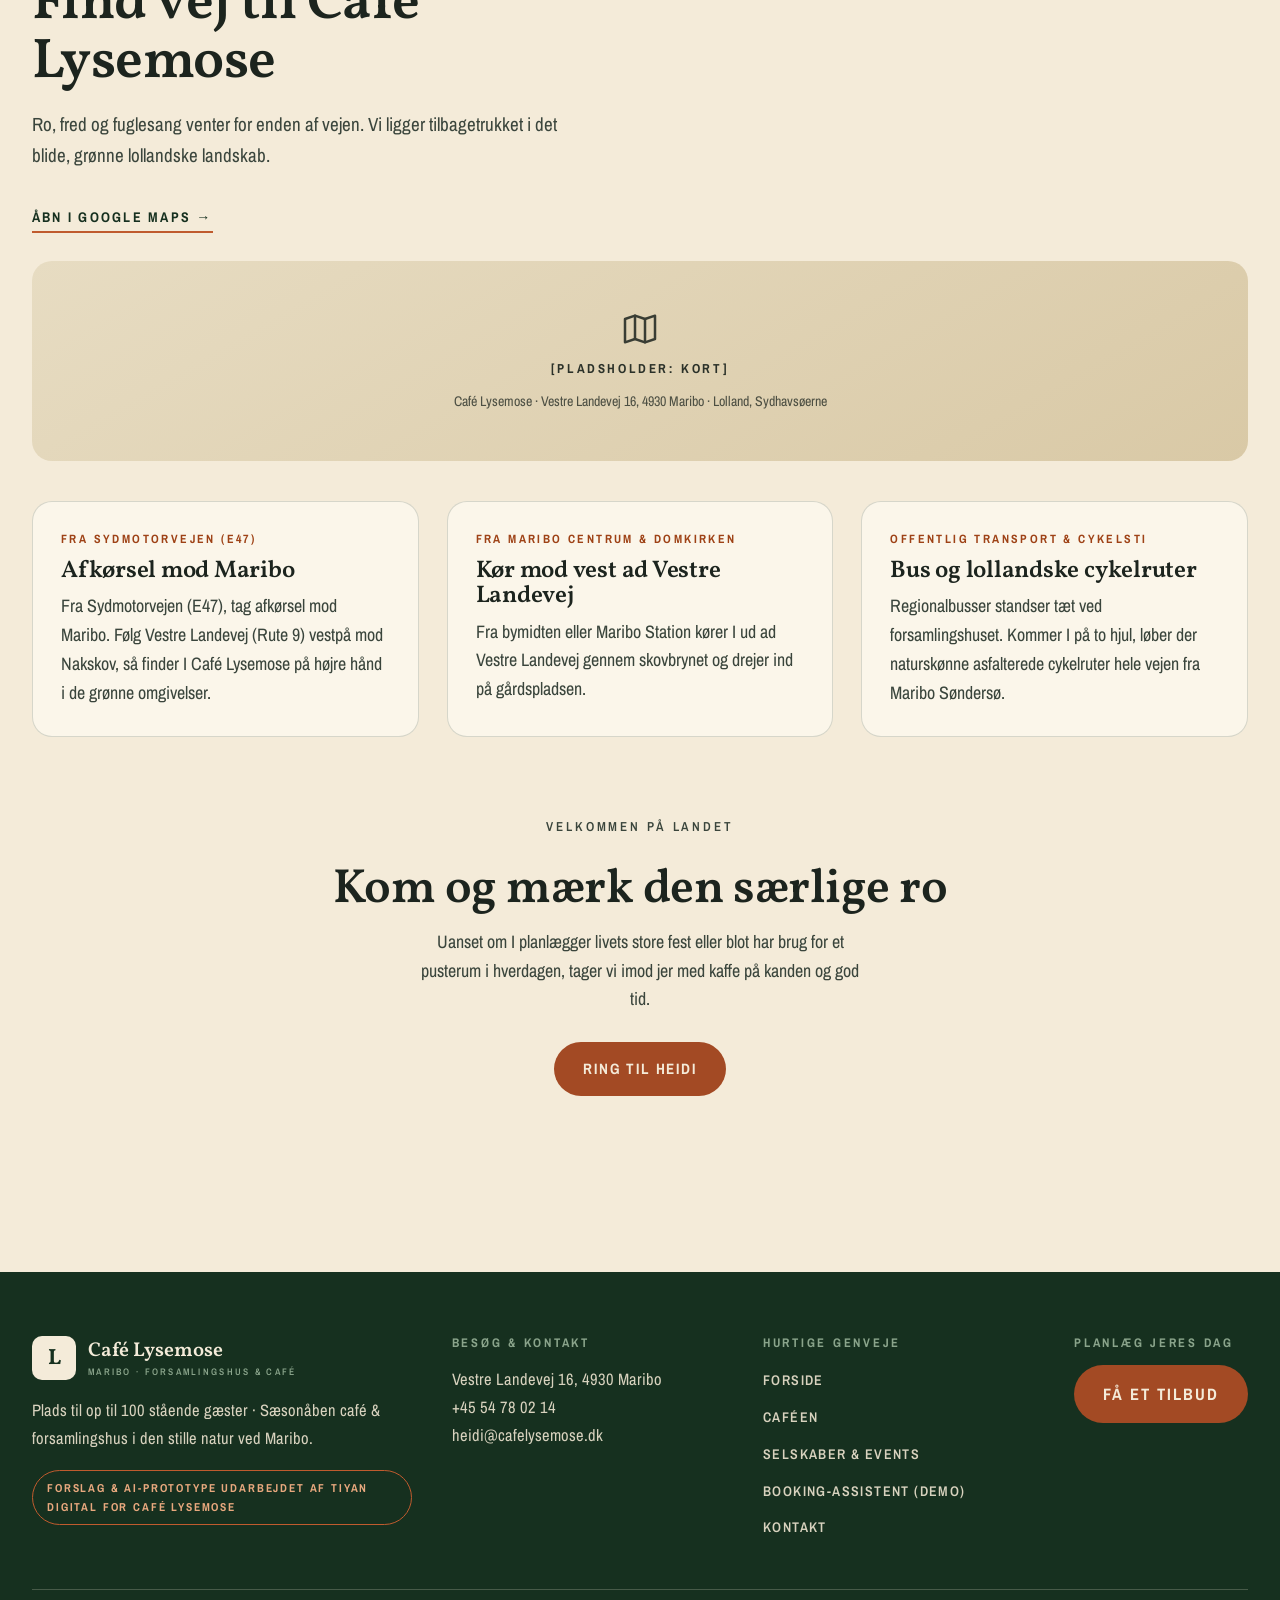
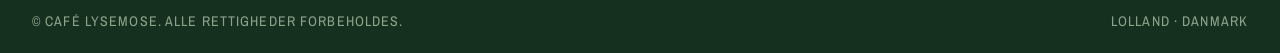
<file: kontakt.html>
<!DOCTYPE html>
<html lang="da">
<head>
<meta charset="utf-8">
<meta name="viewport" content="width=device-width, initial-scale=1">
<title>Kontakt — Café Lysemose, Maribo</title>
<meta name="description" content="Kontakt Café Lysemose på Vestre Landevej 16, 4930 Maribo. Ring +45 54 78 02 14 eller skriv til heidi@cafelysemose.dk — Heidi vender tilbage med ledighed og forslag.">
<meta property="og:title" content="Kontakt — Café Lysemose, Maribo">
<link rel="stylesheet" href="style.css">
</head>
<body>
<header class="site-nav">
  <div class="nav-inner">
    <a class="brand" href="index.html"><span class="brand-mark" aria-hidden="true">L</span><span><span class="brand-name">Café Lysemose</span><span class="brand-sub">Maribo · Forsamlingshus &amp; Café</span></span></a>
    <button class="nav-toggle" type="button" aria-expanded="false" aria-label="Åbn menu"><svg viewBox="0 0 24 24" fill="none" stroke="currentColor" stroke-width="2" stroke-linecap="round" aria-hidden="true"><path d="M4 7h16M4 12h16M4 17h16"/></svg></button>
    <nav aria-label="Hovedmenu">
      <ul class="nav-links">
        <li><a href="index.html">Forside</a></li>
        <li><a href="cafeen.html">Caféen</a></li>
        <li><a href="selskaber.html">Selskaber &amp; Events</a></li>
        <li><a href="booking-assistent.html">Booking-assistent <span class="demo-chip">Demo</span></a></li>
        <li><a href="kontakt.html" aria-current="page">Kontakt</a></li>
      </ul>
    </nav>
    <a class="btn btn-primary nav-cta" href="kontakt.html">Få et tilbud</a>
  </div>
</header>

<main>
  <section class="section section-cream">
    <div class="wrap">
      <p class="sec-label"><span class="num">04 —</span> Kontakt &amp; find vej <span style="float:right;color:var(--sage)">Lolland · Maribo</span></p>
      <h2 class="big">Vi glæder os til at høre fra jer</h2>
      <p class="lede">Har du spørgsmål til et selskab, menuen eller leje af lokalerne? Heidi sidder klar til at hjælpe med et smil og god, lollandsk gæstfrihed.</p>

      <div class="contact-grid" style="margin-top:44px">
        <div>
          <p class="sec-label" style="margin-bottom:18px">Åbent for selskaber · Efter aftale</p>
          <h2 style="font-size:32px;margin-bottom:12px">Mød Heidi</h2>
          <p class="lede" style="margin-bottom:26px">Hos os er der ingen lange telefonkøer eller automatiserede svar. Ring for en uforpligtende snak om datoer, ønsker til maden eller rundvisning.</p>

          <div class="contact-card reveal">
            <span class="ic" aria-hidden="true"><svg viewBox="0 0 24 24" fill="none" stroke="currentColor" stroke-width="1.8" stroke-linecap="round" stroke-linejoin="round"><path d="M22 16.9v3a2 2 0 0 1-2.2 2 19.8 19.8 0 0 1-8.6-3.1 19.5 19.5 0 0 1-6-6A19.8 19.8 0 0 1 2.1 4.2 2 2 0 0 1 4.1 2h3a2 2 0 0 1 2 1.7c.13.96.36 1.9.7 2.8a2 2 0 0 1-.45 2.1L8.1 9.9a16 16 0 0 0 6 6l1.3-1.3a2 2 0 0 1 2.1-.45c.9.34 1.84.57 2.8.7A2 2 0 0 1 22 16.9z"/></svg></span>
            <div><b>Ring til os</b><a href="tel:+4554780214">+45 54 78 02 14</a><p>Ring gerne for en uforpligtende snak</p></div>
          </div>
          <div class="contact-card reveal">
            <span class="ic" aria-hidden="true"><svg viewBox="0 0 24 24" fill="none" stroke="currentColor" stroke-width="1.8" stroke-linecap="round" stroke-linejoin="round"><rect x="2" y="4" width="20" height="16" rx="3"/><path d="m2 7 10 6L22 7"/></svg></span>
            <div><b>Send en mail</b><a href="mailto:heidi@cafelysemose.dk">heidi@cafelysemose.dk</a><p>Heidi vender tilbage med ledighed og forslag</p></div>
          </div>
          <div class="contact-card reveal">
            <span class="ic" aria-hidden="true"><svg viewBox="0 0 24 24" fill="none" stroke="currentColor" stroke-width="1.8" stroke-linecap="round" stroke-linejoin="round"><path d="M20 10c0 6-8 12-8 12S4 16 4 10a8 8 0 0 1 16 0z"/><circle cx="12" cy="10" r="3"/></svg></span>
            <div><b>Besøgsadresse</b><span class="val">Vestre Landevej 16</span><p>4930 Maribo · Lolland</p></div>
          </div>
          <div class="contact-card reveal">
            <span class="ic" aria-hidden="true"><svg viewBox="0 0 24 24" fill="none" stroke="currentColor" stroke-width="1.8" stroke-linecap="round" stroke-linejoin="round"><circle cx="12" cy="12" r="9"/><path d="M12 7v5l3 2"/></svg></span>
            <div><b>Sæson &amp; tilgængelighed</b><p><strong>Sommercafé:</strong> Åbningstider: sommer — se opslag ved døren.<br><strong>Selskaber &amp; forsamlingshus:</strong> Efter aftale.</p></div>
          </div>
        </div>

        <div class="form-card reveal">
          <form data-validate data-success="contact-success" novalidate>
            <p class="sec-label">Uforpligtende forespørgsel</p>
            <h2>Send en forespørgsel</h2>
            <p>Udfyld felterne nedenfor med jeres ønsker, så vender Heidi personligt tilbage med forslag til menuer, tidsplan og et uforpligtende prisoverslag.</p>
            <div class="form-grid">
              <div class="field full">
                <label for="c-name">Dit fulde navn <span class="req">*</span></label>
                <input id="c-name" name="name" type="text" data-required placeholder="F.eks. Mette &amp; Christian Jensen" autocomplete="name">
                <span class="err">Skriv venligst dit fulde navn.</span>
              </div>
              <div class="field">
                <label for="c-phone">Telefonnummer <span class="req">*</span></label>
                <input id="c-phone" name="phone" type="tel" data-required placeholder="+45 00 00 00 00" autocomplete="tel">
                <span class="err">Skriv venligst dit telefonnummer.</span>
              </div>
              <div class="field">
                <label for="c-email">E-mailadresse <span class="req">*</span></label>
                <input id="c-email" name="email" type="email" data-required placeholder="din@adresse.dk" autocomplete="email">
                <span class="err">Skriv venligst en gyldig e-mailadresse.</span>
              </div>
              <div class="field full">
                <label for="c-type">Type arrangement <span class="req">*</span></label>
                <select id="c-type" name="type" data-required>
                  <option value="">Vælg type…</option>
                  <option>Selskab i Store Sal (op til 100 gæster)</option>
                  <option>Café-bord &amp; kaffe/kage</option>
                  <option>Bryllup &amp; Reception</option>
                  <option>Konfirmation / Dåb</option>
                  <option>Rund fødselsdag</option>
                  <option>Mindesammenkomst</option>
                  <option>Andet arrangement</option>
                </select>
                <span class="err">Vælg venligst en type arrangement.</span>
              </div>
              <div class="field">
                <label for="c-date">Ønsket dato eller periode</label>
                <input id="c-date" name="date" type="text" data-format="date-dk" placeholder="dd/mm/yyyy" inputmode="numeric" autocomplete="off">
                <span class="hint">Skriv datoen som dag/måned/år — f.eks. 14/06/2026.</span>
                <span class="err">Skriv venligst datoen som dd/mm/yyyy.</span>
              </div>
              <div class="field">
                <label for="c-guests">Forventet antal gæster</label>
                <input id="c-guests" name="guests" type="text" placeholder="F.eks. ca. 45 personer" autocomplete="off">
              </div>
              <div class="field full">
                <label for="c-msg">Besked, ønsker eller spørgsmål</label>
                <textarea id="c-msg" name="message" placeholder="Fortæl os om jeres tanker — ønsker I 3-retters menu, buffet, kaffe og kage, eller blot lokaleleje? Alle detaljer er velkomne."></textarea>
              </div>
            </div>
            <div class="form-foot">
              <button class="btn btn-primary" type="submit">Send forespørgsel →</button>
              <p class="form-note">Vi deler aldrig dine oplysninger.</p>
            </div>
          </form>
          <div class="form-success" id="contact-success">
            <h4>Tak for din forespørgsel!</h4>
            <p>Heidi vender tilbage med ledighed og forslag. Vil du hellere tale sammen nu, så ring på +45 54 78 02 14.</p>
          </div>
          <div class="trust-row">
            <div><b>Uforpligtende</b><span>Gennemgå tilbud i fred</span></div>
            <div><b>Personlig dialog</b><span>Tæt dialog hele vejen</span></div>
            <div><b>Svar fra Heidi</b><span>Ledighed og forslag</span></div>
          </div>
        </div>
      </div>
    </div>
  </section>

  <section class="section section-cream" style="padding-top:0">
    <div class="wrap">
      <p class="sec-label"><span class="num">04.1 /</span> Kørselsvejledning</p>
      <h2 class="big">Find vej til Café Lysemose</h2>
      <p class="lede">Ro, fred og fuglesang venter for enden af vejen. Vi ligger tilbagetrukket i det blide, grønne lollandske landskab.</p>
      <p style="margin-top:16px"><a class="text-link" href="https://www.google.com/maps/search/?api=1&amp;query=Vestre+Landevej+16%2C+4930+Maribo%2C+Denmark" target="_blank" rel="noopener">Åbn i Google Maps →</a></p>
      <div class="map-block">
        <div class="ph pale short" role="img" aria-label="Pladsholder for kort over Maribo">
          <svg viewBox="0 0 24 24" fill="none" stroke="currentColor" stroke-width="1.5" stroke-linecap="round" stroke-linejoin="round" aria-hidden="true"><path d="M9 4 3 6v14l6-2 6 2 6-2V4l-6 2-6-2z"/><path d="M9 4v14M15 6v14"/></svg>
          <span class="ph-label">[Pladsholder: kort]</span>
          <span class="ph-note">Café Lysemose · Vestre Landevej 16, 4930 Maribo · Lolland, Sydhavsøerne</span>
        </div>
      </div>
      <div class="route-grid">
        <article class="route-card reveal">
          <p class="route-tag">Fra Sydmotorvejen (E47)</p>
          <h3>Afkørsel mod Maribo</h3>
          <p>Fra Sydmotorvejen (E47), tag afkørsel mod Maribo. Følg Vestre Landevej (Rute 9) vestpå mod Nakskov, så finder I Café Lysemose på højre hånd i de grønne omgivelser.</p>
        </article>
        <article class="route-card reveal">
          <p class="route-tag">Fra Maribo centrum &amp; domkirken</p>
          <h3>Kør mod vest ad Vestre Landevej</h3>
          <p>Fra bymidten eller Maribo Station kører I ud ad Vestre Landevej gennem skovbrynet og drejer ind på gårdspladsen.</p>
        </article>
        <article class="route-card reveal">
          <p class="route-tag">Offentlig transport &amp; cykelsti</p>
          <h3>Bus og lollandske cykelruter</h3>
          <p>Regionalbusser standser tæt ved forsamlingshuset. Kommer I på to hjul, løber der naturskønne asfalterede cykelruter hele vejen fra Maribo Søndersø.</p>
        </article>
      </div>

      <div class="final-cta reveal">
        <p class="sec-label">Velkommen på landet</p>
        <h3>Kom og mærk den særlige ro</h3>
        <p>Uanset om I planlægger livets store fest eller blot har brug for et pusterum i hverdagen, tager vi imod jer med kaffe på kanden og god tid.</p>
        <a class="btn btn-primary" href="tel:+4554780214">Ring til Heidi</a>
      </div>
    </div>
  </section>
</main>

<footer class="site-footer">
  <div class="wrap">
    <div class="foot-grid">
      <div>
        <a class="brand" href="index.html"><span class="brand-mark" aria-hidden="true">L</span><span><span class="brand-name">Café Lysemose</span><span class="brand-sub">Maribo · Forsamlingshus &amp; Café</span></span></a>
        <p style="margin-top:16px">Plads til op til 100 stående gæster · Sæsonåben café &amp; forsamlingshus i den stille natur ved Maribo.</p>
        <span class="foot-chip">Forslag &amp; AI-prototype udarbejdet af Tiyan Digital for Café Lysemose</span>
      </div>
      <div>
        <h3>Besøg &amp; kontakt</h3>
        <p>Vestre Landevej 16, 4930 Maribo<br><a href="tel:+4554780214">+45 54 78 02 14</a><br><a href="mailto:heidi@cafelysemose.dk">heidi@cafelysemose.dk</a></p>
      </div>
      <div>
        <h3>Hurtige genveje</h3>
        <ul class="foot-links">
          <li><a href="index.html">Forside</a></li>
          <li><a href="cafeen.html">Caféen</a></li>
          <li><a href="selskaber.html">Selskaber &amp; Events</a></li>
          <li><a href="booking-assistent.html">Booking-assistent (Demo)</a></li>
          <li><a href="kontakt.html">Kontakt</a></li>
        </ul>
      </div>
      <div>
        <h3>Planlæg jeres dag</h3>
        <a class="btn btn-primary" href="kontakt.html">Få et tilbud</a>
      </div>
    </div>
    <div class="foot-bottom"><span>© Café Lysemose. Alle rettigheder forbeholdes.</span><span>Lolland · Danmark</span></div>
  </div>
</footer>
<script src="app.js"></script>
</body>
</html>
</file>
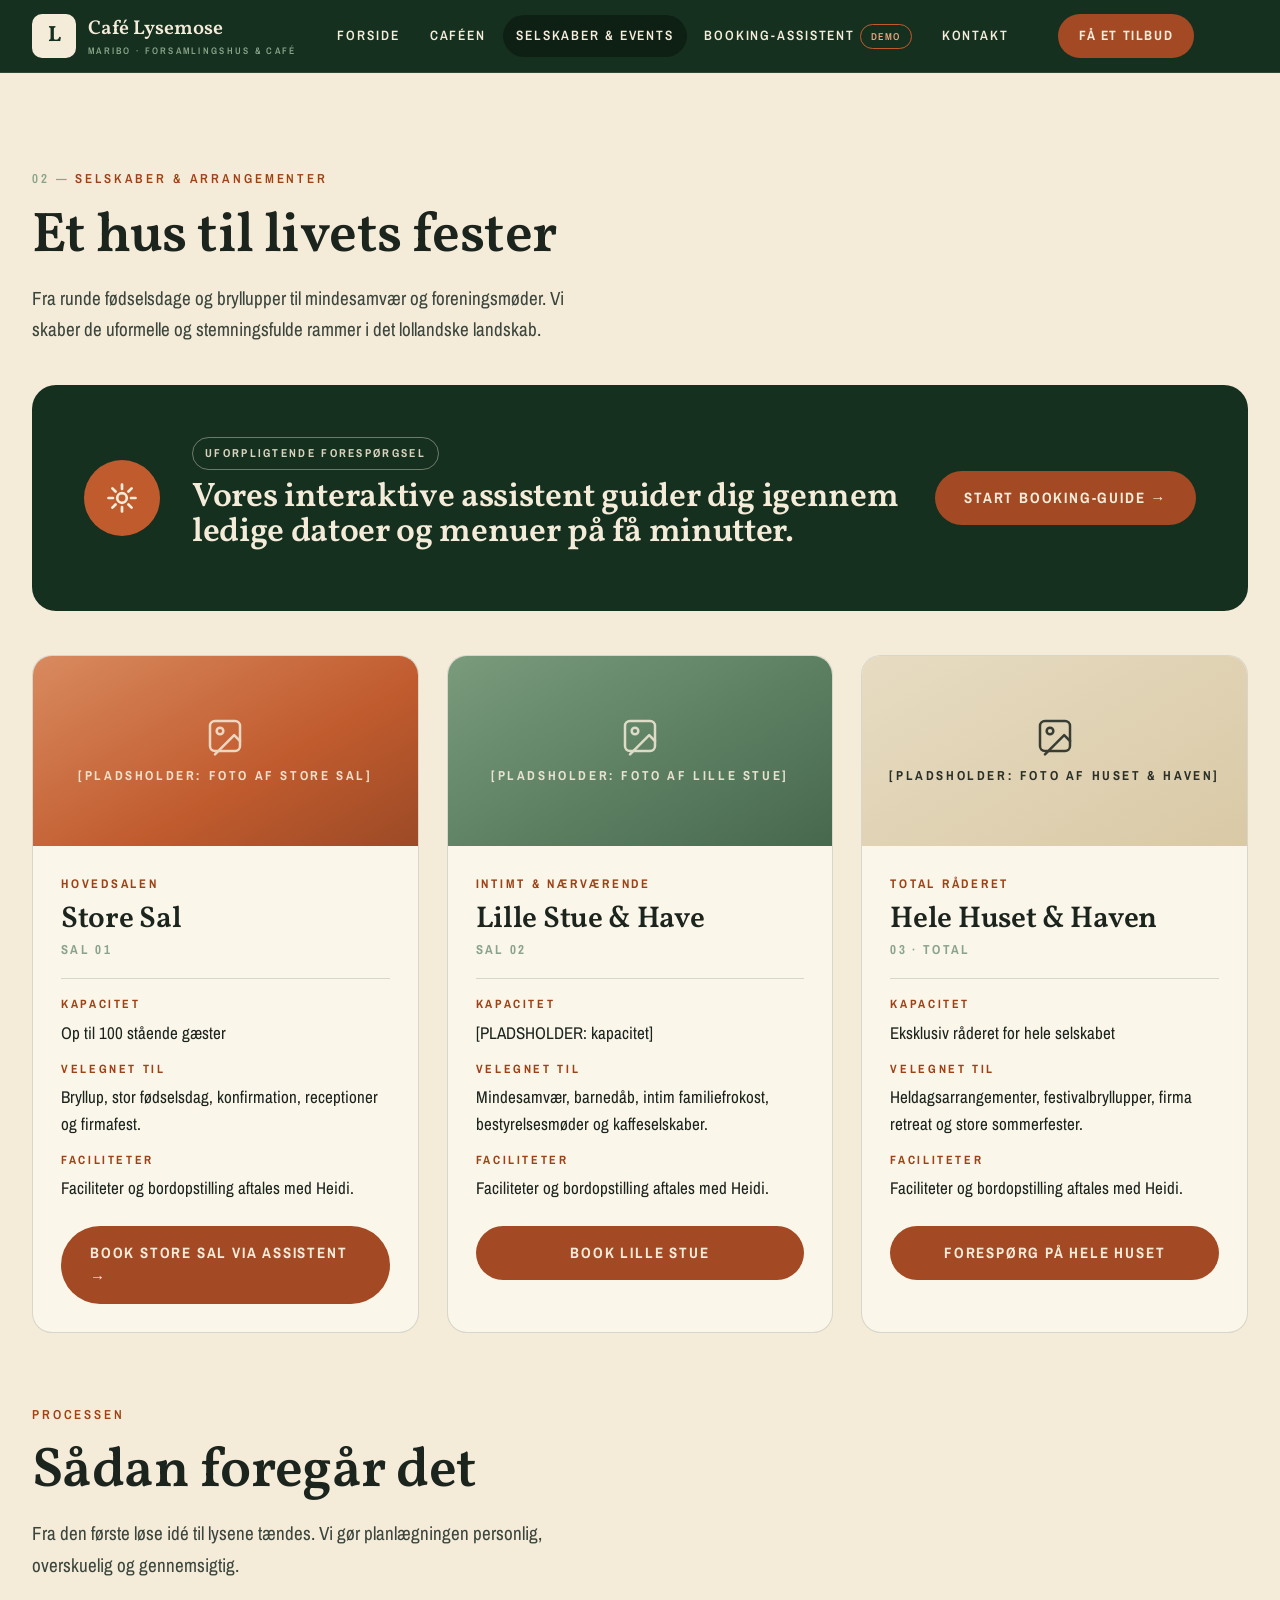
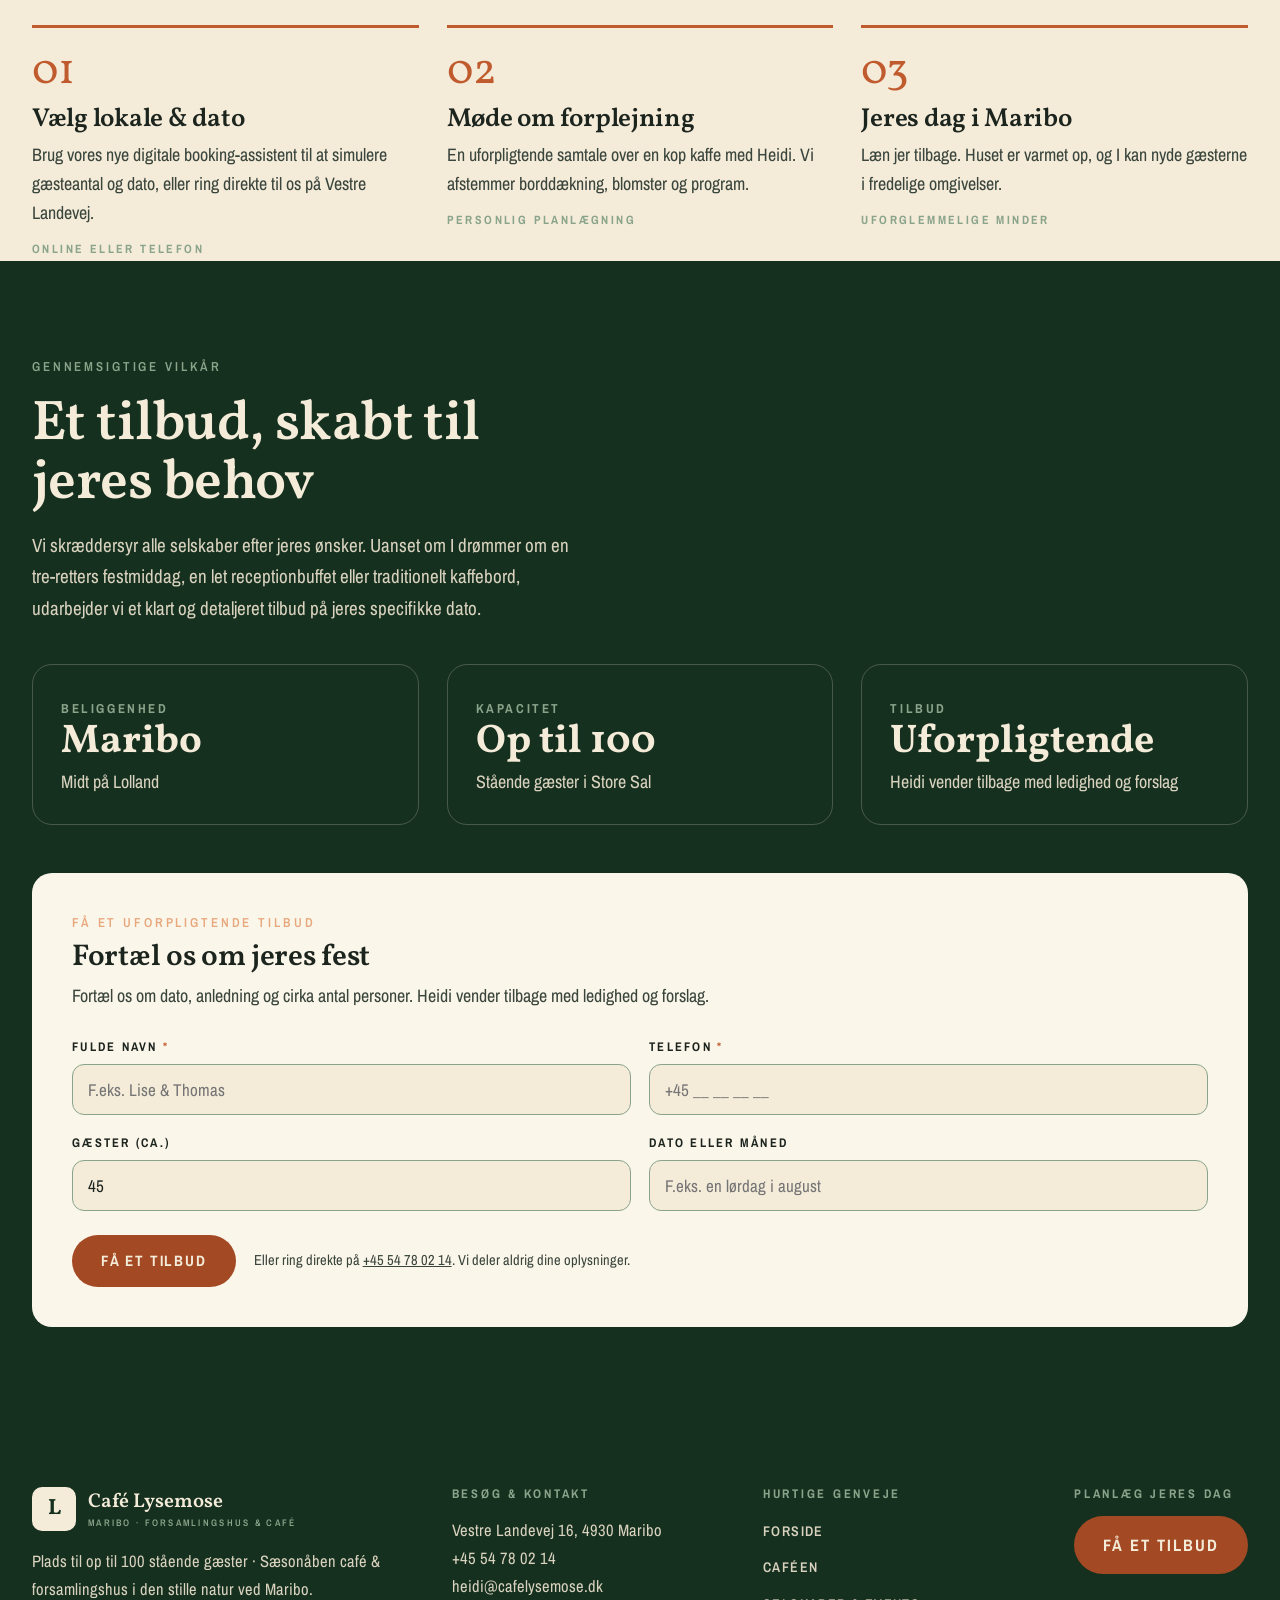
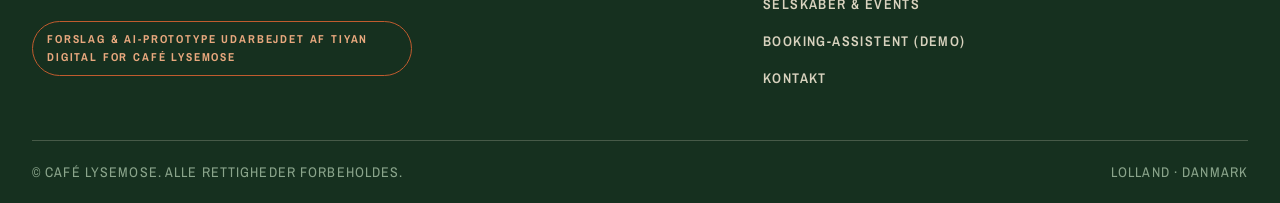
<file: selskaber.html>
<!DOCTYPE html>
<html lang="da">
<head>
<meta charset="utf-8">
<meta name="viewport" content="width=device-width, initial-scale=1">
<title>Selskaber &amp; events — Café Lysemose, Maribo</title>
<meta name="description" content="Hold bryllup, fødselsdag, konfirmation eller firmafest på Café Lysemose i Maribo. Store Sal med plads til op til 100 stående gæster — få et uforpligtende tilbud.">
<meta property="og:title" content="Selskaber &amp; events — Café Lysemose, Maribo">
<link rel="stylesheet" href="style.css">
</head>
<body>
<header class="site-nav">
  <div class="nav-inner">
    <a class="brand" href="index.html"><span class="brand-mark" aria-hidden="true">L</span><span><span class="brand-name">Café Lysemose</span><span class="brand-sub">Maribo · Forsamlingshus &amp; Café</span></span></a>
    <button class="nav-toggle" type="button" aria-expanded="false" aria-label="Åbn menu"><svg viewBox="0 0 24 24" fill="none" stroke="currentColor" stroke-width="2" stroke-linecap="round" aria-hidden="true"><path d="M4 7h16M4 12h16M4 17h16"/></svg></button>
    <nav aria-label="Hovedmenu">
      <ul class="nav-links">
        <li><a href="index.html">Forside</a></li>
        <li><a href="cafeen.html">Caféen</a></li>
        <li><a href="selskaber.html" aria-current="page">Selskaber &amp; Events</a></li>
        <li><a href="booking-assistent.html">Booking-assistent <span class="demo-chip">Demo</span></a></li>
        <li><a href="kontakt.html">Kontakt</a></li>
      </ul>
    </nav>
    <a class="btn btn-primary nav-cta" href="kontakt.html">Få et tilbud</a>
  </div>
</header>

<main>
  <section class="section section-cream" style="padding-bottom:0">
    <div class="wrap">
      <p class="sec-label"><span class="num">02 —</span> Selskaber &amp; arrangementer</p>
      <h2 class="big">Et hus til livets fester</h2>
      <p class="lede">Fra runde fødselsdage og bryllupper til mindesamvær og foreningsmøder. Vi skaber de uformelle og stemningsfulde rammer i det lollandske landskab.</p>

      <div class="ai-banner reveal" style="margin-top:40px">
        <div class="ai-icon" aria-hidden="true"><svg viewBox="0 0 24 24" fill="none" stroke="currentColor" stroke-width="1.8" stroke-linecap="round" stroke-linejoin="round"><path d="M12 3v3M12 18v3M3 12h3M18 12h3M5.6 5.6l2.1 2.1M16.3 16.3l2.1 2.1M18.4 5.6l-2.1 2.1M7.7 16.3l-2.1 2.1"/><circle cx="12" cy="12" r="3.2"/></svg></div>
        <div>
          <p class="ai-tags"><span class="tag">Uforpligtende forespørgsel</span></p>
          <h3>Vores interaktive assistent guider dig igennem ledige datoer og menuer på få minutter.</h3>
        </div>
        <a class="btn btn-primary" href="booking-assistent.html">Start booking-guide →</a>
      </div>

      <div class="room-grid">
        <article class="room-card reveal">
          <div class="ph warm" role="img" aria-label="Pladsholder for foto af Store Sal">
            <svg viewBox="0 0 24 24" fill="none" stroke="currentColor" stroke-width="1.5" stroke-linecap="round" stroke-linejoin="round" aria-hidden="true"><rect x="3" y="3" width="18" height="18" rx="3"/><circle cx="9" cy="9" r="2"/><path d="m21 15-3.5-3.5L6 23"/></svg>
            <span class="ph-label">[Pladsholder: foto af Store Sal]</span>
          </div>
          <div class="room-body">
            <p class="room-kicker">Hovedsalen</p>
            <h3>Store Sal</h3>
            <p class="room-no">Sal 01</p>
            <dl class="room-meta">
              <dt>Kapacitet</dt><dd>Op til 100 stående gæster</dd>
              <dt>Velegnet til</dt><dd>Bryllup, stor fødselsdag, konfirmation, receptioner og firmafest.</dd>
              <dt>Faciliteter</dt><dd>Faciliteter og bordopstilling aftales med Heidi.</dd>
            </dl>
            <a class="btn btn-primary" href="booking-assistent.html">Book Store Sal via assistent →</a>
          </div>
        </article>
        <article class="room-card reveal">
          <div class="ph" role="img" aria-label="Pladsholder for foto af Lille Stue">
            <svg viewBox="0 0 24 24" fill="none" stroke="currentColor" stroke-width="1.5" stroke-linecap="round" stroke-linejoin="round" aria-hidden="true"><rect x="3" y="3" width="18" height="18" rx="3"/><circle cx="9" cy="9" r="2"/><path d="m21 15-3.5-3.5L6 23"/></svg>
            <span class="ph-label">[Pladsholder: foto af Lille Stue]</span>
          </div>
          <div class="room-body">
            <p class="room-kicker">Intimt &amp; nærværende</p>
            <h3>Lille Stue &amp; Have</h3>
            <p class="room-no">Sal 02</p>
            <dl class="room-meta">
              <dt>Kapacitet</dt><dd>[PLADSHOLDER: kapacitet]</dd>
              <dt>Velegnet til</dt><dd>Mindesamvær, barnedåb, intim familiefrokost, bestyrelsesmøder og kaffeselskaber.</dd>
              <dt>Faciliteter</dt><dd>Faciliteter og bordopstilling aftales med Heidi.</dd>
            </dl>
            <a class="btn btn-primary" href="booking-assistent.html">Book Lille Stue</a>
          </div>
        </article>
        <article class="room-card reveal">
          <div class="ph pale" role="img" aria-label="Pladsholder for foto af hele huset og haven">
            <svg viewBox="0 0 24 24" fill="none" stroke="currentColor" stroke-width="1.5" stroke-linecap="round" stroke-linejoin="round" aria-hidden="true"><rect x="3" y="3" width="18" height="18" rx="3"/><circle cx="9" cy="9" r="2"/><path d="m21 15-3.5-3.5L6 23"/></svg>
            <span class="ph-label">[Pladsholder: foto af huset &amp; haven]</span>
          </div>
          <div class="room-body">
            <p class="room-kicker">Total råderet</p>
            <h3>Hele Huset &amp; Haven</h3>
            <p class="room-no">03 · Total</p>
            <dl class="room-meta">
              <dt>Kapacitet</dt><dd>Eksklusiv råderet for hele selskabet</dd>
              <dt>Velegnet til</dt><dd>Heldagsarrangementer, festivalbryllupper, firma retreat og store sommerfester.</dd>
              <dt>Faciliteter</dt><dd>Faciliteter og bordopstilling aftales med Heidi.</dd>
            </dl>
            <a class="btn btn-primary" href="booking-assistent.html">Forespørg på hele huset</a>
          </div>
        </article>
      </div>

      <div style="margin-top:72px">
        <p class="sec-label">Processen</p>
        <h2 class="big">Sådan foregår det</h2>
        <p class="lede">Fra den første løse idé til lysene tændes. Vi gør planlægningen personlig, overskuelig og gennemsigtig.</p>
        <div class="steps">
          <article class="step reveal">
            <p class="step-no">01</p>
            <h3>Vælg lokale &amp; dato</h3>
            <p>Brug vores nye digitale booking-assistent til at simulere gæsteantal og dato, eller ring direkte til os på Vestre Landevej.</p>
            <span class="step-tag">Online eller telefon</span>
          </article>
          <article class="step reveal">
            <p class="step-no">02</p>
            <h3>Møde om forplejning</h3>
            <p>En uforpligtende samtale over en kop kaffe med Heidi. Vi afstemmer borddækning, blomster og program.</p>
            <span class="step-tag">Personlig planlægning</span>
          </article>
          <article class="step reveal">
            <p class="step-no">03</p>
            <h3>Jeres dag i Maribo</h3>
            <p>Læn jer tilbage. Huset er varmet op, og I kan nyde gæsterne i fredelige omgivelser.</p>
            <span class="step-tag">Uforglemmelige minder</span>
          </article>
        </div>
      </div>
    </div>
  </section>

  <section class="section section-dark">
    <div class="wrap">
      <p class="sec-label"><span class="num">Gennemsigtige vilkår</span></p>
      <h2 class="big" style="color:var(--cream)">Et tilbud, skabt til jeres behov</h2>
      <p class="lede">Vi skræddersyr alle selskaber efter jeres ønsker. Uanset om I drømmer om en tre-retters festmiddag, en let receptionbuffet eller traditionelt kaffebord, udarbejder vi et klart og detaljeret tilbud på jeres specifikke dato.</p>
      <div class="stats-row">
        <div class="stat reveal"><span>Beliggenhed</span><b>Maribo</b><p>Midt på Lolland</p></div>
        <div class="stat reveal"><span>Kapacitet</span><b>Op til 100</b><p>Stående gæster i Store Sal</p></div>
        <div class="stat reveal"><span>Tilbud</span><b>Uforpligtende</b><p>Heidi vender tilbage med ledighed og forslag</p></div>
      </div>

      <div class="quote-form reveal">
        <form data-validate data-success="quote-success" novalidate>
          <p class="sec-label">Få et uforpligtende tilbud</p>
          <h3>Fortæl os om jeres fest</h3>
          <p>Fortæl os om dato, anledning og cirka antal personer. Heidi vender tilbage med ledighed og forslag.</p>
          <div class="form-grid">
            <div class="field">
              <label for="q-name">Fulde navn <span class="req">*</span></label>
              <input id="q-name" name="name" type="text" data-required placeholder="F.eks. Lise &amp; Thomas" autocomplete="name">
              <span class="err">Skriv venligst jeres navn.</span>
            </div>
            <div class="field">
              <label for="q-phone">Telefon <span class="req">*</span></label>
              <input id="q-phone" name="phone" type="tel" data-required placeholder="+45 __ __ __ __" autocomplete="tel">
              <span class="err">Skriv venligst jeres telefonnummer.</span>
            </div>
            <div class="field">
              <label for="q-guests">Gæster (ca.)</label>
              <input id="q-guests" name="guests" type="number" min="1" max="100" value="45" inputmode="numeric">
            </div>
            <div class="field">
              <label for="q-date">Dato eller måned</label>
              <input id="q-date" name="date" type="text" placeholder="F.eks. en lørdag i august" autocomplete="off">
            </div>
          </div>
          <div class="form-foot">
            <button class="btn btn-primary" type="submit">Få et tilbud</button>
            <p class="form-note">Eller ring direkte på <a href="tel:+4554780214">+45 54 78 02 14</a>. Vi deler aldrig dine oplysninger.</p>
          </div>
        </form>
        <div class="form-success" id="quote-success">
          <h4>Tak for jeres forespørgsel!</h4>
          <p>Heidi vender tilbage med ledighed og forslag. Vil I hellere tale sammen nu, så ring på +45 54 78 02 14.</p>
        </div>
      </div>
    </div>
  </section>
</main>

<footer class="site-footer">
  <div class="wrap">
    <div class="foot-grid">
      <div>
        <a class="brand" href="index.html"><span class="brand-mark" aria-hidden="true">L</span><span><span class="brand-name">Café Lysemose</span><span class="brand-sub">Maribo · Forsamlingshus &amp; Café</span></span></a>
        <p style="margin-top:16px">Plads til op til 100 stående gæster · Sæsonåben café &amp; forsamlingshus i den stille natur ved Maribo.</p>
        <span class="foot-chip">Forslag &amp; AI-prototype udarbejdet af Tiyan Digital for Café Lysemose</span>
      </div>
      <div>
        <h3>Besøg &amp; kontakt</h3>
        <p>Vestre Landevej 16, 4930 Maribo<br><a href="tel:+4554780214">+45 54 78 02 14</a><br><a href="mailto:heidi@cafelysemose.dk">heidi@cafelysemose.dk</a></p>
      </div>
      <div>
        <h3>Hurtige genveje</h3>
        <ul class="foot-links">
          <li><a href="index.html">Forside</a></li>
          <li><a href="cafeen.html">Caféen</a></li>
          <li><a href="selskaber.html">Selskaber &amp; Events</a></li>
          <li><a href="booking-assistent.html">Booking-assistent (Demo)</a></li>
          <li><a href="kontakt.html">Kontakt</a></li>
        </ul>
      </div>
      <div>
        <h3>Planlæg jeres dag</h3>
        <a class="btn btn-primary" href="kontakt.html">Få et tilbud</a>
      </div>
    </div>
    <div class="foot-bottom"><span>© Café Lysemose. Alle rettigheder forbeholdes.</span><span>Lolland · Danmark</span></div>
  </div>
</footer>
<script src="app.js"></script>
</body>
</html>
</file>
<file: style.css>
/* Café Lysemose — "Hygge efter mørkets frembrud" design system (from STITCH-EXPORT.md) */
:root{
  --green:#16301F; --green-deep:#0E2415; --green-soft:#1E3D29;
  --cream:#F4EBD9; --cream-soft:#EFE3CB; --terra:#C05B2E; --terra-dark:#A34A24; --terra-text:#9E4216;
  --sage:#8AA48B; --ink:#1C241E; --ink-soft:#3A453C; --line:rgba(22,48,31,.16);
  --line-light:rgba(244,235,217,.22); --radius:20px;
  --serif:"Vollkorn",Georgia,"Times New Roman",serif;
  --sans:"Archivo Narrow","Arial Narrow",Arial,sans-serif;
}
*{box-sizing:border-box;margin:0;padding:0}
html{scroll-behavior:smooth}
body{background:var(--green);color:var(--ink);font-family:var(--sans);font-size:18px;line-height:1.6;-webkit-font-smoothing:antialiased}
img,svg{display:block;max-width:100%}
a{color:inherit}
::selection{background:var(--terra);color:var(--cream)}
:focus-visible{outline:3px solid var(--terra);outline-offset:3px;border-radius:4px}
.wrap{max-width:1280px;margin:0 auto;padding:0 32px}
@media(max-width:640px){.wrap{padding:0 20px}}
h1,h2,h3,h4{font-family:var(--serif);font-weight:600;line-height:1.05;letter-spacing:-.01em}
.eyebrow{font-family:var(--sans);font-size:13px;font-weight:600;letter-spacing:.22em;text-transform:uppercase;color:var(--terra-text)}
.eyebrow::before{content:"";display:inline-block;width:8px;height:8px;border-radius:50%;background:var(--terra);margin-right:10px;vertical-align:1px}
.eyebrow.on-dark{color:#E8A87E}
.section{padding:96px 0}
@media(max-width:768px){.section{padding:64px 0}}
.section-cream{background:var(--cream);color:var(--ink)}
.section-dark{background:var(--green);color:var(--cream)}
.sec-label{font-size:13px;font-weight:600;letter-spacing:.22em;text-transform:uppercase;color:var(--terra-text)}
.sec-label .num{color:var(--sage)}
.section-dark .sec-label{color:#E8A87E}
h2.big{font-size:clamp(36px,4.6vw,56px);margin:18px 0 16px;max-width:16ch}
.lede{font-size:19px;line-height:1.65;color:var(--ink-soft);max-width:62ch}
.section-dark .lede{color:#D8D2BE}
.btn{display:inline-flex;align-items:center;justify-content:center;gap:10px;min-height:52px;padding:14px 28px;border-radius:999px;border:1px solid transparent;font-family:var(--sans);font-size:15px;font-weight:700;letter-spacing:.12em;text-transform:uppercase;text-decoration:none;cursor:pointer;transition:transform .2s ease,background .2s ease,border-color .2s ease}
.btn:active{transform:scale(.97)}
.btn-primary{background:var(--terra-dark);color:var(--cream)!important}
.btn-primary:hover{background:#8F3A12}
.btn-ghost{background:transparent;color:var(--cream);border-color:rgba(244,235,217,.65)}
.btn-ghost:hover{border-color:var(--cream);background:rgba(244,235,217,.08)}
.btn-ghost-dark{background:transparent;color:var(--green);border-color:var(--green)}
.btn-ghost-dark:hover{background:rgba(22,48,31,.06)}
.btn-dark{background:var(--green);color:var(--cream)!important}
.btn-dark:hover{background:var(--green-soft)}
.btn svg{width:18px;height:18px;flex:none}
/* ---------- Nav ---------- */
.site-nav{position:sticky;top:0;z-index:50;background:var(--green);border-bottom:1px solid rgba(244,235,217,.12)}
.nav-inner{max-width:1280px;margin:0 auto;padding:0 32px;height:72px;display:flex;align-items:center;gap:28px}
.brand{display:flex;align-items:center;gap:12px;text-decoration:none;flex:none}
.brand-mark{width:44px;height:44px;border-radius:10px;background:var(--cream);color:var(--green);display:flex;align-items:center;justify-content:center;font-family:var(--serif);font-weight:700;font-size:22px}
.brand-name{font-family:var(--serif);font-size:20px;font-weight:600;color:var(--cream);line-height:1.1}
.brand-sub{display:block;font-family:var(--sans);font-size:9.5px;font-weight:600;letter-spacing:.24em;color:var(--sage);text-transform:uppercase}
.nav-links{display:flex;align-items:center;gap:4px;margin-left:auto;list-style:none}
.nav-links a{display:block;padding:10px 13px;border-radius:999px;color:var(--cream);text-decoration:none;font-size:13.5px;font-weight:600;letter-spacing:.14em;text-transform:uppercase;white-space:nowrap}
.nav-links a:hover{background:rgba(244,235,217,.1)}
.nav-links a[aria-current="page"]{background:rgba(0,0,0,.35)}
.demo-chip{font-size:10px!important;letter-spacing:.14em;border:1px solid var(--terra);color:#E8A87E!important;padding:5px 10px!important;border-radius:999px}
.nav-cta{margin-left:8px;min-height:44px;padding:10px 20px;font-size:13.5px;flex:none}
.nav-toggle{display:none;margin-left:auto;background:none;border:1px solid rgba(244,235,217,.4);border-radius:10px;width:44px;height:44px;color:var(--cream);cursor:pointer;align-items:center;justify-content:center}
.nav-toggle svg{width:22px;height:22px}
@media(max-width:1020px){
  .nav-toggle{display:flex}
  .nav-links{position:absolute;top:72px;left:0;right:0;background:var(--green);flex-direction:column;align-items:stretch;padding:12px 20px 20px;border-bottom:1px solid rgba(244,235,217,.15);display:none}
  .nav-links.open{display:flex}
  .nav-links a{padding:13px 10px}
  .nav-cta{display:none}
  .nav-inner{gap:12px}
}
/* ---------- Hero ---------- */
.hero{background:var(--green);color:var(--cream);padding:88px 0 0;overflow:hidden}
.hero-grid{display:grid;grid-template-columns:1.15fr .85fr;gap:56px;align-items:end}
@media(max-width:900px){.hero-grid{grid-template-columns:1fr;gap:36px}}
.hero h1{font-size:clamp(52px,8vw,96px);line-height:.98;letter-spacing:-.02em;margin:20px 0 22px}
.hero h1 em{font-style:italic;color:#EFC9A8;animation:glow 5s ease-in-out infinite}
@keyframes glow{0%,100%{text-shadow:0 0 0 rgba(239,201,168,0)}50%{text-shadow:0 0 34px rgba(239,201,168,.45)}}
.hero-sub{font-size:20px;line-height:1.6;color:#D8D2BE;max-width:52ch}
.hero-ctas{display:flex;gap:14px;flex-wrap:wrap;margin:32px 0 56px}
.hero-visual{border-radius:20px 20px 0 0;overflow:hidden;min-height:340px}
.info-strip{border-top:1px solid var(--line-light);display:grid;grid-template-columns:repeat(4,1fr)}
.info-strip>div{padding:26px 24px 30px;border-left:1px solid var(--line-light)}
.info-strip>div:first-child{border-left:none;padding-left:0}
.info-strip h3{font-family:var(--sans);font-size:12px;font-weight:700;letter-spacing:.22em;text-transform:uppercase;color:var(--sage);margin-bottom:8px}
.info-strip p{font-size:17px;line-height:1.45;color:var(--cream)}
.info-strip p small{display:block;color:#B9C4B2;font-size:15px}
@media(max-width:900px){.info-strip{grid-template-columns:1fr 1fr}.info-strip>div{border-left:none;border-top:1px solid var(--line-light);padding-left:0}}
@media(max-width:520px){.info-strip{grid-template-columns:1fr}}
/* ---------- Placeholder photo blocks (never presented as real photos) ---------- */
.ph{position:relative;display:flex;flex-direction:column;align-items:center;justify-content:center;gap:10px;text-align:center;background:linear-gradient(150deg,#7A9B7C,#5C7F62 55%,#48684E);color:var(--cream);border-radius:var(--radius);overflow:hidden}
.ph.warm{background:linear-gradient(150deg,#D98A5F,#C05B2E 60%,#9C4A26)}
.ph.pale{background:linear-gradient(150deg,#E7DCC2,#D9C9A6);color:var(--ink)}
.ph svg{width:40px;height:40px;opacity:.85}
.ph .ph-label{font-family:var(--sans);font-size:13px;font-weight:700;letter-spacing:.2em;text-transform:uppercase;opacity:.92;padding:0 18px}
.ph .ph-note{font-size:14px;opacity:.75;padding:0 22px}
.ph.tall{min-height:420px}
.ph.med{min-height:300px}
.ph.short{min-height:200px}
/* ---------- Marquee ---------- */
.marquee{background:var(--terra);color:var(--cream);overflow:hidden;padding:16px 0;white-space:nowrap}
.marquee-track{display:inline-block;animation:scroll 30s linear infinite;font-family:var(--serif);font-size:22px;letter-spacing:.06em}
.marquee-track span{padding:0 18px}
@keyframes scroll{from{transform:translateX(0)}to{transform:translateX(-50%)}}
/* ---------- Story cards ---------- */
.story-grid{display:grid;grid-template-columns:1fr 1fr;gap:28px;margin-top:44px}
@media(max-width:820px){.story-grid{grid-template-columns:1fr}}
.story-card{background:#FBF6EA;border:1px solid var(--line);border-radius:var(--radius);overflow:hidden;transition:transform .3s ease,box-shadow .3s ease}
.story-card:hover{transform:translateY(-4px);box-shadow:0 18px 40px rgba(22,48,31,.14)}
.story-card .ph{border-radius:0}
.story-body{padding:28px}
.story-kicker{display:flex;justify-content:space-between;font-size:12.5px;font-weight:700;letter-spacing:.22em;text-transform:uppercase;color:var(--terra-text)}
.story-body h3{font-size:30px;margin:14px 0 12px}
.story-body p{color:var(--ink-soft)}
.text-link{display:inline-flex;align-items:center;gap:8px;margin-top:18px;font-size:14px;font-weight:700;letter-spacing:.16em;text-transform:uppercase;color:var(--green);text-decoration:none;border-bottom:2px solid var(--terra);padding-bottom:3px}
.text-link:hover{color:var(--terra)}
/* ---------- AI banner ---------- */
.ai-banner{background:var(--green);border-radius:24px;color:var(--cream);padding:52px;display:grid;grid-template-columns:auto 1fr auto;gap:32px;align-items:center;margin-top:28px}
@media(max-width:820px){.ai-banner{grid-template-columns:1fr;padding:36px 28px;text-align:left}}
.ai-icon{width:76px;height:76px;border-radius:50%;background:var(--terra);display:flex;align-items:center;justify-content:center;flex:none}
.ai-icon svg{width:36px;height:36px;color:var(--cream)}
.ai-banner h3{font-size:clamp(26px,3vw,34px);margin:10px 0 8px}
.ai-banner p{color:#D8D2BE;max-width:56ch}
.ai-tags{display:flex;gap:10px;flex-wrap:wrap}
.tag{font-size:11.5px;font-weight:700;letter-spacing:.2em;text-transform:uppercase;border:1px solid rgba(244,235,217,.4);border-radius:999px;padding:6px 12px;color:#D8D2BE}
/* ---------- Seasonal band ---------- */
.season-band{display:flex;justify-content:space-between;align-items:center;gap:28px;flex-wrap:wrap;padding:34px 0;border-top:1px solid var(--line);margin-top:28px}
.season-band h3{font-size:28px}
.season-band p{color:var(--ink-soft);max-width:60ch}
/* ---------- Caféen ---------- */
.split{display:grid;grid-template-columns:1.05fr .95fr;gap:56px;align-items:start}
@media(max-width:900px){.split{grid-template-columns:1fr;gap:32px}}
.letter-card{background:#FBF6EA;border:1px solid var(--line);border-radius:var(--radius);padding:40px}
.letter-card blockquote{font-family:var(--serif);font-size:clamp(22px,2.4vw,27px);line-height:1.45;font-style:italic}
.letter-card .rule{width:56px;height:3px;background:var(--terra);margin:26px 0 18px}
.letter-card p{color:var(--ink-soft)}
.menu{background:var(--green);color:var(--cream)}
.menu-grid{display:grid;grid-template-columns:repeat(3,1fr);gap:28px;margin-top:44px}
@media(max-width:900px){.menu-grid{grid-template-columns:1fr}}
.menu-cat{background:rgba(244,235,217,.05);border:1px solid var(--line-light);border-radius:var(--radius);padding:32px}
.menu-cat h3{font-size:30px;margin:12px 0 6px}
.menu-cat .cat-tag{font-size:12px;font-weight:700;letter-spacing:.22em;text-transform:uppercase;color:#E8A87E}
.menu-cat p{color:#D8D2BE}
.menu-note{margin-top:14px;padding:14px 16px;border:1px dashed rgba(244,235,217,.4);border-radius:12px;font-size:14.5px;letter-spacing:.06em;color:#E9E2CE}
.menu-foot{margin-top:36px;display:flex;gap:28px;flex-wrap:wrap;font-size:13px;font-weight:700;letter-spacing:.2em;text-transform:uppercase;color:var(--sage)}
.chips-row{display:flex;gap:14px;flex-wrap:wrap;margin-top:28px}
.chip-info{background:#FBF6EA;border:1px solid var(--line);border-radius:14px;padding:18px 22px;min-width:180px}
.chip-info b{display:block;font-size:12px;letter-spacing:.22em;text-transform:uppercase;color:var(--terra-text)}
.chip-info span{font-size:17px}
.cta-row{display:flex;justify-content:space-between;align-items:center;gap:24px;flex-wrap:wrap;border-top:1px solid var(--line);padding-top:36px;margin-top:48px}
.cta-row h3{font-size:28px}
.cta-row p{color:var(--ink-soft)}
.cta-btns{display:flex;gap:12px;flex-wrap:wrap}
/* ---------- Selskaber ---------- */
.room-grid{display:grid;grid-template-columns:repeat(3,1fr);gap:28px;margin-top:44px}
@media(max-width:1000px){.room-grid{grid-template-columns:1fr 1fr}}
@media(max-width:680px){.room-grid{grid-template-columns:1fr}}
.room-card{background:#FBF6EA;border:1px solid var(--line);border-radius:var(--radius);overflow:hidden;display:flex;flex-direction:column;transition:transform .3s ease,box-shadow .3s ease}
.room-card:hover{transform:translateY(-4px);box-shadow:0 18px 40px rgba(22,48,31,.14)}
.room-card .ph{border-radius:0;min-height:190px}
.room-body{padding:28px;display:flex;flex-direction:column;flex:1}
.room-kicker{font-size:12.5px;font-weight:700;letter-spacing:.22em;text-transform:uppercase;color:var(--terra-text)}
.room-body h3{font-size:30px;margin:10px 0 4px}
.room-no{font-size:13px;letter-spacing:.18em;text-transform:uppercase;color:var(--sage);font-weight:700}
.room-meta{margin-top:18px;border-top:1px solid var(--line);padding-top:16px}
.room-meta dt{font-size:12px;font-weight:700;letter-spacing:.22em;text-transform:uppercase;color:var(--terra-text)}
.room-meta dd{font-size:17px;margin:4px 0 14px}
.room-meta dd:last-child{margin-bottom:0}
.room-body .btn{margin-top:auto}
.room-body .btn{margin-top:24px}
.steps{display:grid;grid-template-columns:repeat(3,1fr);gap:28px;margin-top:44px}
@media(max-width:820px){.steps{grid-template-columns:1fr}}
.step{border-top:3px solid var(--terra);padding-top:22px}
.step .step-no{font-family:var(--serif);font-size:44px;color:var(--terra);line-height:1}
.step h3{font-size:26px;margin:12px 0 8px}
.step p{color:var(--ink-soft)}
.step .step-tag{display:inline-block;margin-top:12px;font-size:12px;font-weight:700;letter-spacing:.2em;text-transform:uppercase;color:var(--sage)}
.stats-row{display:grid;grid-template-columns:repeat(3,1fr);gap:28px;margin-top:40px}
@media(max-width:680px){.stats-row{grid-template-columns:1fr}}
.stat{border:1px solid var(--line-light);border-radius:var(--radius);padding:28px}
.stat b{display:block;font-family:var(--serif);font-size:40px;line-height:1;color:var(--cream)}
.stat span{font-size:13px;letter-spacing:.2em;text-transform:uppercase;color:var(--sage);font-weight:700}
.stat p{color:#D8D2BE;margin-top:6px}
.quote-form{background:#FBF6EA;border-radius:var(--radius);padding:40px;margin-top:48px;color:var(--ink)}
@media(max-width:640px){.quote-form{padding:28px 22px}}
.quote-form h3{font-size:30px;margin:8px 0 8px}
.quote-form p{color:var(--ink-soft)}
/* ---------- Forms ---------- */
.form-grid{display:grid;grid-template-columns:1fr 1fr;gap:18px;margin-top:26px}
@media(max-width:640px){.form-grid{grid-template-columns:1fr}}
.field{display:flex;flex-direction:column;gap:7px}
.field.full{grid-column:1/-1}
.field label{font-size:12.5px;font-weight:700;letter-spacing:.18em;text-transform:uppercase}
.field label .req{color:var(--terra)}
.field input,.field select,.field textarea{background:var(--cream);border:1px solid var(--sage);border-radius:12px;padding:13px 15px;font-family:var(--sans);font-size:17px;color:var(--ink);width:100%;min-height:50px}
.field textarea{min-height:130px;resize:vertical}
.field input:focus,.field select:focus,.field textarea:focus{outline:3px solid var(--terra);outline-offset:2px;border-color:var(--terra)}
.field .hint{font-size:14px;color:var(--ink-soft);letter-spacing:0;text-transform:none;font-weight:400}
.field .err{font-size:14px;color:#8F2D12;font-weight:600;display:none}
.field.invalid input,.field.invalid select,.field.invalid textarea{border-color:#8F2D12}
.field.invalid .err{display:block}
.form-foot{display:flex;align-items:center;gap:18px;flex-wrap:wrap;margin-top:24px}
.form-note{font-size:14.5px;color:var(--ink-soft)}
.form-success{display:none;background:var(--green);color:var(--cream);border-radius:14px;padding:22px 24px;margin-top:24px}
.form-success.show{display:block}
.form-success h4{font-size:24px;margin-bottom:6px}
.form-success p{color:#D8D2BE}
/* ---------- Booking page ---------- */
.booking-page{background:var(--green-deep);color:var(--cream)}
.booking-hero{padding:72px 0 40px}
.booking-hero h1{font-size:clamp(40px,5.4vw,64px);max-width:20ch;margin:18px 0 14px}
.booking-hero p{color:#D8D2BE;max-width:64ch;font-size:19px}
.booking-grid{display:grid;grid-template-columns:minmax(340px,430px) 1fr;gap:56px;padding-bottom:96px;align-items:start}
@media(max-width:960px){.booking-grid{grid-template-columns:1fr}}
.phone-label{display:flex;justify-content:space-between;align-items:center;font-size:12.5px;font-weight:700;letter-spacing:.2em;text-transform:uppercase;color:var(--sage);margin-bottom:14px}
.phone-label .live{color:#9CCB9F;display:flex;align-items:center;gap:8px}
.phone-label .dot{width:9px;height:9px;border-radius:50%;background:#58B368;display:inline-block}
.phone{background:var(--cream);color:var(--ink);border-radius:28px;overflow:hidden;box-shadow:0 30px 70px rgba(0,0,0,.45);border:6px solid #0A1A10}
.phone-status{display:flex;justify-content:space-between;align-items:center;padding:12px 20px 6px;font-size:14px;font-weight:700}
.phone-status .icons{display:flex;gap:6px;align-items:center}
.phone-status svg{width:18px;height:18px}
.phone-head{background:var(--green);color:var(--cream);display:flex;align-items:center;gap:12px;padding:14px 18px}
.phone-head .avatar{width:42px;height:42px;border-radius:50%;background:var(--terra);display:flex;align-items:center;justify-content:center;flex:none}
.phone-head .avatar svg{width:22px;height:22px;color:var(--cream)}
.phone-head b{font-family:var(--serif);font-size:18px;display:block;line-height:1.2}
.phone-head span{font-size:13.5px;color:#B9C4B2}
.chat{height:460px;overflow-y:auto;padding:20px 16px;display:flex;flex-direction:column;gap:12px;background:var(--cream)}
@media(max-width:520px){.chat{height:420px}}
.msg{max-width:82%;padding:12px 15px;border-radius:16px;font-size:16.5px;line-height:1.5;animation:rise .35s cubic-bezier(.16,1,.3,1)}
@keyframes rise{from{opacity:0;transform:translateY(14px)}to{opacity:1;transform:none}}
.msg.assistant{align-self:flex-start;background:var(--green);color:var(--cream);border-bottom-left-radius:4px}
.msg.guest{align-self:flex-end;background:var(--terra-dark);color:var(--cream);border-bottom-right-radius:4px}
.msg.confirm{background:var(--green);color:var(--cream)}
.msg.confirm b{font-family:var(--serif);font-size:19px;display:block;margin-bottom:4px}
.msg.confirm .order-meta{margin-top:10px;padding-top:10px;border-top:1px solid rgba(244,235,217,.3);font-size:14.5px;color:#D8D2BE}
.chips{display:flex;flex-wrap:wrap;gap:8px;padding:4px 2px 2px}
.chips .chip{align-self:flex-start}
.chip{border:1px solid var(--sage);background:#FBF6EA;color:var(--ink);border-radius:999px;padding:10px 16px;font-family:var(--sans);font-size:15px;font-weight:600;cursor:pointer;transition:background .15s ease,transform .15s ease}
.chip:hover{background:#E7DCC2}
.chip:active{transform:scale(.97)}
.chip.primary{background:var(--terra-dark);border-color:var(--terra-dark);color:var(--cream)}
.chip.primary:hover{background:#8F3A12}
.typing{align-self:flex-start;background:var(--green);border-radius:16px;border-bottom-left-radius:4px;padding:14px 18px;display:flex;gap:5px}
.typing i{width:8px;height:8px;border-radius:50%;background:var(--cream);opacity:.5;animation:blink 1.2s infinite}
.typing i:nth-child(2){animation-delay:.2s}.typing i:nth-child(3){animation-delay:.4s}
@keyframes blink{0%,60%,100%{opacity:.35;transform:translateY(0)}30%{opacity:1;transform:translateY(-3px)}}
.chat-foot{display:flex;gap:10px;align-items:center;padding:14px 16px;border-top:1px solid var(--line);background:#FBF6EA}
.chat-foot .btn{flex:1}
.chat-caption{margin-top:16px;font-size:15px;color:#B9C4B2;line-height:1.55}
.benefits h2{font-size:clamp(30px,3.4vw,42px);margin:12px 0 28px}
.benefit{display:flex;gap:18px;background:rgba(244,235,217,.06);border:1px solid var(--line-light);border-radius:16px;padding:22px;margin-bottom:14px}
.benefit .num{width:44px;height:44px;border-radius:50%;background:var(--terra-dark);color:var(--cream);font-family:var(--serif);font-size:19px;display:flex;align-items:center;justify-content:center;flex:none}
.benefit h3{font-size:22px;margin-bottom:4px}
.benefit p{color:#D8D2BE;font-size:16.5px}
.concept-box{margin-top:32px;background:var(--green);border:1px solid var(--line-light);border-radius:var(--radius);padding:32px;display:flex;gap:24px;align-items:center}
.concept-box h4{font-size:26px;margin:8px 0 8px}
.concept-box p{color:#D8D2BE}
.concept-box .robot{flex:none;width:64px;height:64px;color:var(--sage)}
.concept-box .robot svg{width:64px;height:64px}
@media(max-width:640px){.concept-box{flex-direction:column;align-items:flex-start}}
/* ---------- Kontakt ---------- */
.contact-grid{display:grid;grid-template-columns:1fr 1.1fr;gap:56px;align-items:start}
@media(max-width:960px){.contact-grid{grid-template-columns:1fr}}
.contact-card{background:#FBF6EA;border:1px solid var(--line);border-radius:14px;padding:20px 22px;margin-bottom:14px;display:flex;gap:16px;align-items:flex-start}
.contact-card .ic{width:46px;height:46px;border-radius:12px;background:var(--green);color:var(--cream);display:flex;align-items:center;justify-content:center;flex:none}
.contact-card .ic svg{width:22px;height:22px}
.contact-card b{display:block;font-size:12.5px;letter-spacing:.2em;text-transform:uppercase;color:var(--terra-text)}
.contact-card a,.contact-card span.val{font-size:19px;font-weight:600;color:var(--ink);text-decoration:none;word-break:break-word}
.contact-card a:hover{color:var(--terra)}
.contact-card p{color:var(--ink-soft);font-size:16px}
.form-card{background:#FBF6EA;border:1px solid var(--line);border-radius:var(--radius);padding:36px}
@media(max-width:640px){.form-card{padding:26px 20px}}
.form-card h2{font-size:30px;margin:8px 0 6px}
.form-card>p{color:var(--ink-soft)}
.trust-row{display:grid;grid-template-columns:repeat(3,1fr);gap:12px;margin-top:26px;padding-top:22px;border-top:1px solid var(--line)}
@media(max-width:520px){.trust-row{grid-template-columns:1fr}}
.trust-row b{display:block;font-size:12.5px;letter-spacing:.18em;text-transform:uppercase;color:var(--terra-text)}
.trust-row span{font-size:15px;color:var(--ink-soft)}
.map-block{margin-top:28px}
.route-grid{display:grid;grid-template-columns:repeat(3,1fr);gap:28px;margin-top:40px}
@media(max-width:900px){.route-grid{grid-template-columns:1fr}}
.route-card{background:#FBF6EA;border:1px solid var(--line);border-radius:var(--radius);padding:28px}
.route-card .route-tag{font-size:12px;font-weight:700;letter-spacing:.2em;text-transform:uppercase;color:var(--terra-text)}
.route-card h3{font-size:24px;margin:10px 0 8px}
.route-card p{color:var(--ink-soft)}
.final-cta{text-align:center;padding:80px 0}
.final-cta h3{font-size:clamp(32px,4vw,48px);margin:14px 0 12px}
.final-cta p{color:var(--ink-soft);max-width:56ch;margin:0 auto 28px}
/* ---------- Footer ---------- */
.site-footer{background:var(--green);color:var(--cream);padding:64px 0 0}
.foot-grid{display:grid;grid-template-columns:1.4fr 1fr 1fr auto;gap:40px;padding-bottom:48px}
@media(max-width:960px){.foot-grid{grid-template-columns:1fr 1fr}}
@media(max-width:560px){.foot-grid{grid-template-columns:1fr}}
.site-footer h3{font-family:var(--sans);font-size:12.5px;font-weight:700;letter-spacing:.22em;text-transform:uppercase;color:var(--sage);margin-bottom:16px}
.site-footer p,.site-footer a{color:#D8D2BE;font-size:16.5px;line-height:1.7;text-decoration:none}
.site-footer a:hover{color:var(--cream)}
.foot-links{list-style:none;display:grid;gap:8px}
.foot-links a{letter-spacing:.1em;text-transform:uppercase;font-size:14px;font-weight:600}
.foot-chip{display:inline-block;margin-top:18px;border:1px solid var(--terra);color:#E8A87E;border-radius:999px;padding:8px 14px;font-size:11.5px;font-weight:700;letter-spacing:.16em;text-transform:uppercase}
.foot-bottom{border-top:1px solid var(--line-light);padding:20px 0;display:flex;justify-content:space-between;gap:16px;flex-wrap:wrap;font-size:14px;color:var(--sage);letter-spacing:.08em;text-transform:uppercase}
/* ---------- Reveal ---------- */
.reveal{transition:opacity .8s cubic-bezier(.16,1,.3,1),transform .8s cubic-bezier(.16,1,.3,1)}
.reveal.pre{opacity:0;transform:translateY(24px)}
.reveal.in{opacity:1;transform:none}
@media(prefers-reduced-motion:reduce){
  *,*::before,*::after{animation-duration:.01ms!important;animation-iteration-count:1!important;transition-duration:.01ms!important;scroll-behavior:auto!important}
  .reveal{opacity:1;transform:none}
  .hero h1 em{animation:none}
}
@font-face{font-family:'Archivo Narrow';font-style:normal;font-weight:400;font-display:swap;src:url(assets/fonts/archivonarrow-normal-400-latin-ext.woff2) format('woff2');}
@font-face{font-family:'Archivo Narrow';font-style:normal;font-weight:400;font-display:swap;src:url(assets/fonts/archivonarrow-normal-400-latin.woff2) format('woff2');}
@font-face{font-family:'Archivo Narrow';font-style:normal;font-weight:500;font-display:swap;src:url(assets/fonts/archivonarrow-normal-500-latin-ext.woff2) format('woff2');}
@font-face{font-family:'Archivo Narrow';font-style:normal;font-weight:500;font-display:swap;src:url(assets/fonts/archivonarrow-normal-500-latin.woff2) format('woff2');}
@font-face{font-family:'Archivo Narrow';font-style:normal;font-weight:600;font-display:swap;src:url(assets/fonts/archivonarrow-normal-600-latin-ext.woff2) format('woff2');}
@font-face{font-family:'Archivo Narrow';font-style:normal;font-weight:600;font-display:swap;src:url(assets/fonts/archivonarrow-normal-600-latin.woff2) format('woff2');}
@font-face{font-family:'Archivo Narrow';font-style:normal;font-weight:700;font-display:swap;src:url(assets/fonts/archivonarrow-normal-700-latin-ext.woff2) format('woff2');}
@font-face{font-family:'Archivo Narrow';font-style:normal;font-weight:700;font-display:swap;src:url(assets/fonts/archivonarrow-normal-700-latin.woff2) format('woff2');}
@font-face{font-family:'Vollkorn';font-style:italic;font-weight:400;font-display:swap;src:url(assets/fonts/vollkorn-italic-400-latin-ext.woff2) format('woff2');}
@font-face{font-family:'Vollkorn';font-style:italic;font-weight:400;font-display:swap;src:url(assets/fonts/vollkorn-italic-400-latin.woff2) format('woff2');}
@font-face{font-family:'Vollkorn';font-style:italic;font-weight:500;font-display:swap;src:url(assets/fonts/vollkorn-italic-500-latin-ext.woff2) format('woff2');}
@font-face{font-family:'Vollkorn';font-style:italic;font-weight:500;font-display:swap;src:url(assets/fonts/vollkorn-italic-500-latin.woff2) format('woff2');}
@font-face{font-family:'Vollkorn';font-style:italic;font-weight:600;font-display:swap;src:url(assets/fonts/vollkorn-italic-600-latin-ext.woff2) format('woff2');}
@font-face{font-family:'Vollkorn';font-style:italic;font-weight:600;font-display:swap;src:url(assets/fonts/vollkorn-italic-600-latin.woff2) format('woff2');}
@font-face{font-family:'Vollkorn';font-style:normal;font-weight:400;font-display:swap;src:url(assets/fonts/vollkorn-normal-400-latin-ext.woff2) format('woff2');}
@font-face{font-family:'Vollkorn';font-style:normal;font-weight:400;font-display:swap;src:url(assets/fonts/vollkorn-normal-400-latin.woff2) format('woff2');}
@font-face{font-family:'Vollkorn';font-style:normal;font-weight:500;font-display:swap;src:url(assets/fonts/vollkorn-normal-500-latin-ext.woff2) format('woff2');}
@font-face{font-family:'Vollkorn';font-style:normal;font-weight:500;font-display:swap;src:url(assets/fonts/vollkorn-normal-500-latin.woff2) format('woff2');}
@font-face{font-family:'Vollkorn';font-style:normal;font-weight:600;font-display:swap;src:url(assets/fonts/vollkorn-normal-600-latin-ext.woff2) format('woff2');}
@font-face{font-family:'Vollkorn';font-style:normal;font-weight:600;font-display:swap;src:url(assets/fonts/vollkorn-normal-600-latin.woff2) format('woff2');}
@font-face{font-family:'Vollkorn';font-style:normal;font-weight:700;font-display:swap;src:url(assets/fonts/vollkorn-normal-700-latin-ext.woff2) format('woff2');}
@font-face{font-family:'Vollkorn';font-style:normal;font-weight:700;font-display:swap;src:url(assets/fonts/vollkorn-normal-700-latin.woff2) format('woff2');}
</file>
